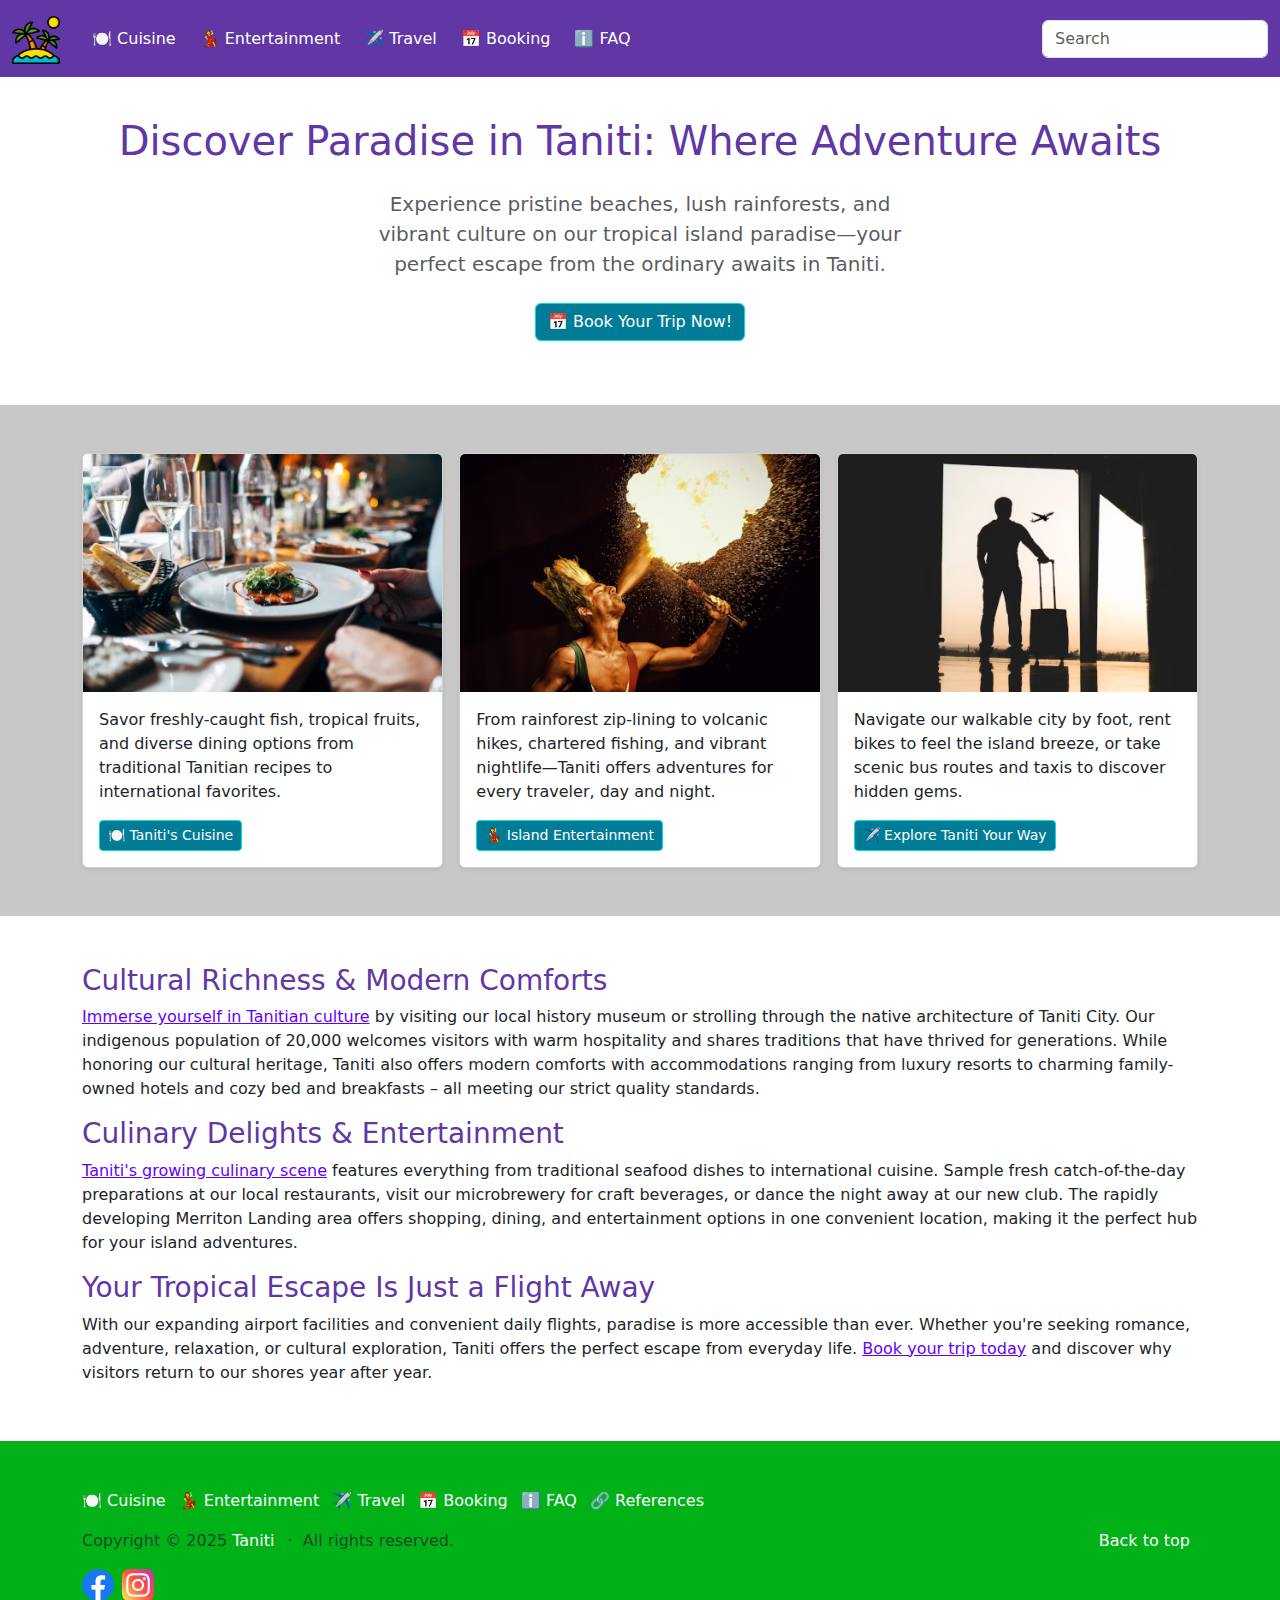
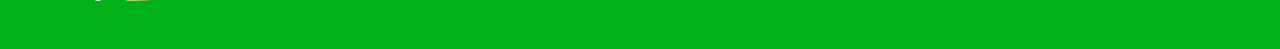
<file: site/index.html>
<!doctype html>
<html lang="en">
  <head>
    <meta charset="utf-8">
    <meta name="viewport" content="width=device-width, initial-scale=1">
    <title>Taniti</title>
    <link rel="icon" type="image/x-icon" href="/favicon.ico">
    <link href="css/bootstrap.min.css" rel="stylesheet">
    <link href="css/styles.css" rel="stylesheet">
  </head>
  <body>
    <header>
      <nav class="navbar navbar-expand-lg" aria-label="Navbar">
        <div class="container-fluid">
          <a class="navbar-brand" href="index.html">
            <img src="img/logo.png" alt="Taniti" title="Taniti" height="48"
              class="d-inline-block align-text-top">
          </a>
          <button class="navbar-toggler" type="button" data-bs-toggle="collapse" data-bs-target="#navbars"
            aria-controls="navbars" aria-expanded="false" aria-label="Toggle navigation">
            <span class="navbar-toggler-icon"></span>
          </button>
          <div class="collapse navbar-collapse" id="navbars">
            <ul class="navbar-nav me-auto mb-2 mb-sm-0">
              <li class="nav-item ms-2"><a class="nav-link" href="cuisine.html"><span>🍽️</span> Cuisine</a></li>
              <li class="nav-item ms-2"><a class="nav-link" href="entertainment.html"><span>💃</span>
                  Entertainment</a></li>
              <li class="nav-item ms-2"><a class="nav-link" href="travel.html"><span>✈️</span> Travel</a></li>
              <li class="nav-item ms-2"><a class="nav-link" href="booking.html"><span>📅</span> Booking</a></li>
              <li class="nav-item ms-2"><a class="nav-link" href="faq.html"><span>ℹ️</span> FAQ</a></li>
            </ul>
            <form>
              <input class="form-control" type="text" placeholder="Search" aria-label="Search">
            </form>
          </div>
        </div>
      </nav>
    </header>

    <main>
      <section class="py-3 text-center container">
        <div class="row py-lg-4">
          <div class="col-12 mx-auto">
            <h1 class="fw-light">Discover Paradise in Taniti: Where Adventure Awaits</h1>
            <p class="lead text-muted pt-3 col-sm-12 col-lg-6 mx-auto">Experience pristine beaches, lush rainforests,
              and vibrant culture on our tropical island paradise—your perfect escape from the ordinary awaits in
              Taniti.</p>
            <p><a href="booking.html" class="btn btn-primary my-2"><span>📅</span> Book Your Trip Now!</a></p>
          </div>
        </div>
      </section>

      <div class="album py-5">
        <div class="container">

          <div class="row row-cols-1 row-cols-sm-2 row-cols-md-3 g-3">
            <div class="col">
              <div class="card shadow-sm">
                <a href="cuisine.html"><img alt="Taniti's Cuisine: Fresh Seafood Meets Island Flavors"
                    title="Taniti's Cuisine: Fresh Seafood Meets Island Flavors"
                    src="img/cuisine1.jpg"
                    class="bd-placeholder-img card-img-top" width="100%"></a>
                <div class="card-body">
                  <p class="card-text">Savor freshly-caught fish, tropical fruits, and diverse dining options from
                    traditional Tanitian recipes to international favorites.</p>
                  <div class="d-flex justify-content-between align-items-center">
                    <div>
                      <a href="cuisine.html" class="btn btn-sm btn-primary"><span>🍽️</span> Taniti's Cuisine</a>
                    </div>
                  </div>
                </div>
              </div>
            </div>

            <div class="col">
              <div class="card shadow-sm">
                <a href="entertainment.html"><img src="img/entertainment1.jpg" alt="Endless Island Entertainment"
                    title="Endless Island Entertainment"
                    class="bd-placeholder-img card-img-top" width="100%"></a>
                <div class="card-body">
                  <p class="card-text">From rainforest zip-lining to volcanic hikes, chartered fishing, and vibrant
                    nightlife—Taniti offers adventures for every traveler, day and night.</p>
                  <div class="d-flex justify-content-between align-items-center">
                    <div>
                      <a href="entertainment.html" class="btn btn-sm btn-primary"><span>💃</span> Island
                        Entertainment</a>
                    </div>
                  </div>
                </div>
              </div>
            </div>

            <div class="col">
              <div class="card shadow-sm">
                <a href="travel.html"><img src="img/travel1.jpg" alt="Explore Taniti Your Way"
                    title="Explore Taniti Your Way"
                    class="bd-placeholder-img card-img-top" width="100%"></a>
                <div class="card-body">
                  <p class="card-text">Navigate our walkable city by foot, rent bikes to feel the island breeze, or take
                    scenic bus routes and taxis to discover hidden gems.</p>
                  <div class="d-flex justify-content-between align-items-center">
                    <div>
                      <a href="travel.html" class="btn btn-sm btn-primary"><span>✈️</span> Explore Taniti Your Way</a>
                    </div>
                  </div>
                </div>
              </div>
            </div>
          </div>
        </div>
      </div>

      <div class="pt-5 pb-2">
        <div class="container">
          <h3>Cultural Richness & Modern Comforts</h3>

          <p><a href="entertainment.html">Immerse yourself in Tanitian culture</a> by visiting our local history museum
            or strolling through the native architecture of Taniti City. Our indigenous population of 20,000 welcomes
            visitors with warm hospitality and shares traditions that have thrived for generations. While honoring our
            cultural heritage, Taniti also offers modern comforts with accommodations ranging from luxury resorts to
            charming family-owned hotels and cozy bed and breakfasts – all meeting our strict quality standards.</p>

          <h3>Culinary Delights & Entertainment</h3>

          <p><a href="cuisine.html">Taniti's growing culinary scene</a> features everything from traditional seafood
            dishes to international cuisine. Sample fresh catch-of-the-day preparations at our local restaurants, visit
            our microbrewery for craft beverages, or dance the night away at our new club. The rapidly developing
            Merriton Landing area offers shopping, dining, and entertainment options in one convenient location, making
            it the perfect hub for your island adventures.</p>

          <h3>Your Tropical Escape Is Just a Flight Away</h3>

          <p>With our expanding airport facilities and convenient daily flights, paradise is more accessible than ever.
            Whether you're seeking romance, adventure, relaxation, or cultural exploration, Taniti offers the perfect
            escape from everyday life. <a href="booking.html">Book your trip today</a> and discover why visitors return
            to our shores year after
            year.</p>
        </div>
      </div>
    </main>

    <footer class="text-muted py-5">
      <div class="container">
        <div class="footer-links mb-3">
          <a href="cuisine.html"><span>🍽️</span> Cuisine</a>
          <a href="entertainment.html"><span>💃</span> Entertainment</a>
          <a href="travel.html"><span>✈️</span> Travel</a>
          <a href="booking.html"><span>📅</span> Booking</a>
          <a href="faq.html"><span>ℹ️</span> FAQ</a>
          <a href="references.html"><span>🔗</span> References</a>
        </div>
        <p class="footer-links float-end mb-1">
          <a href="#">Back to top</a>
        </p>
        <p class="footer-links mb-1">Copyright &copy; 2025 <a href="/">Taniti</a> &middot; &nbsp;All rights
          reserved.</p>
        <div class="social-icons">
          <a href="#"><img class="social-icon" src="img/facebook.png" alt="Facebook" title="Facebook"></a>
          <a href="#"><img class="social-icon" src="img/instagram.png" alt="Instagram" title="Instagram"></a>
        </div>
      </div>
    </footer>
    <script src="js/bootstrap.bundle.min.js"></script>
  </body>
</html>
</file>
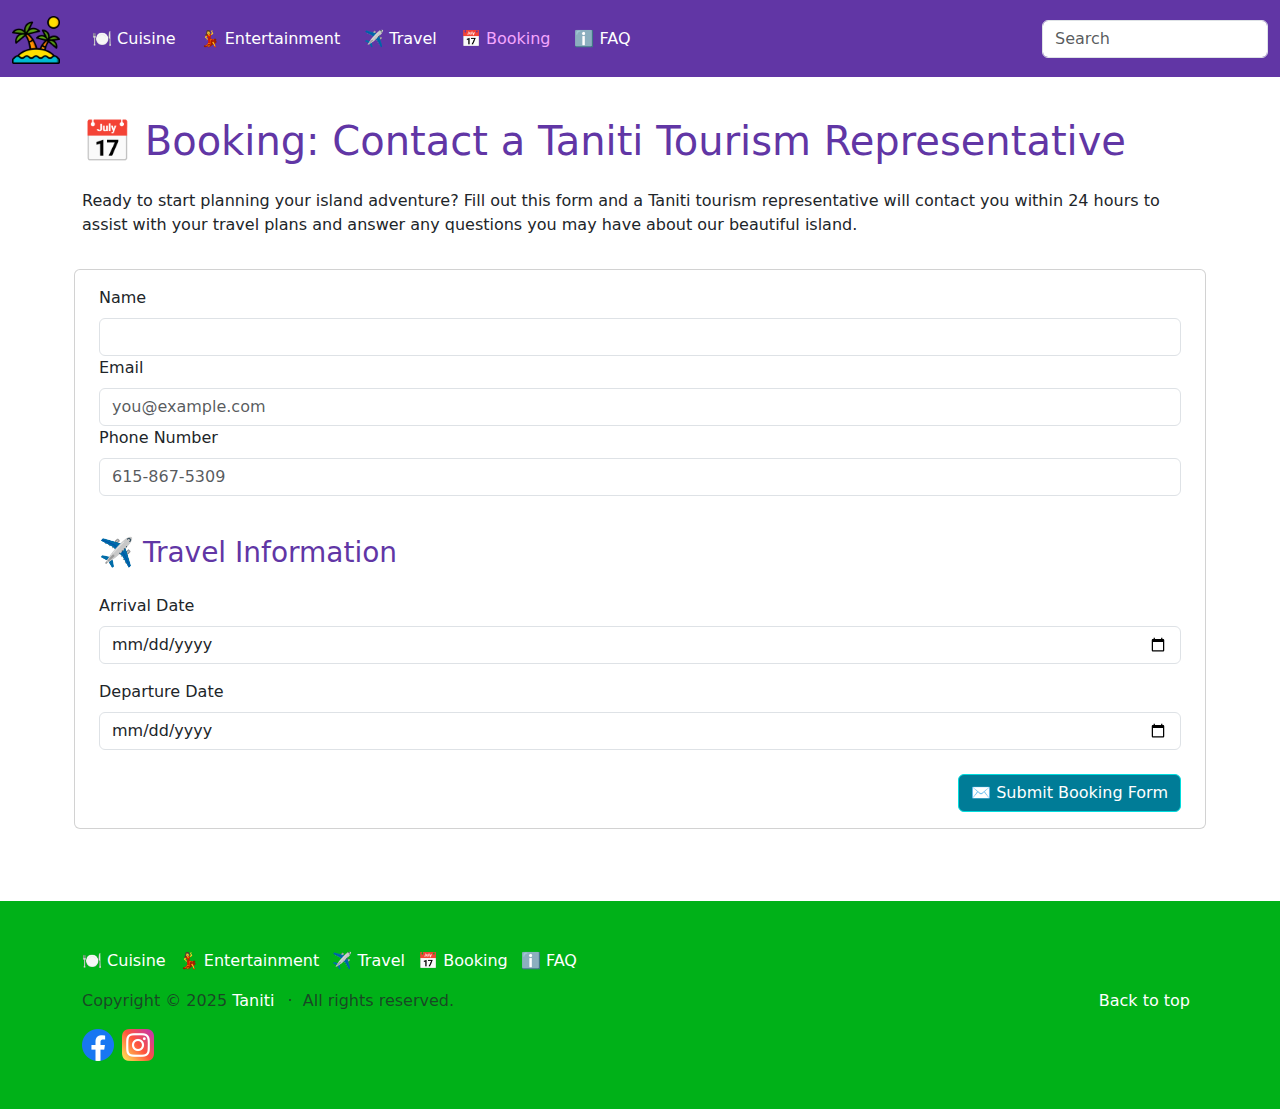
<file: site/booking.html>
<!doctype html>
<html lang="en">
  <head>
    <meta charset="utf-8">
    <meta name="viewport" content="width=device-width, initial-scale=1">
    <title>Taniti : Contact</title>
    <link rel="icon" type="image/x-icon" href="/favicon.ico">
    <link href="css/bootstrap.min.css" rel="stylesheet">
    <link href="css/styles.css" rel="stylesheet">
  </head>
  <body>
    <header>
      <nav class="navbar navbar-expand-lg" aria-label="Navbar">
        <div class="container-fluid">
          <a class="navbar-brand" href="index.html">
            <img src="img/logo.png" alt="Taniti" title="Taniti" height="48"
              class="d-inline-block align-text-top">
          </a>
          <button class="navbar-toggler" type="button" data-bs-toggle="collapse" data-bs-target="#navbars"
            aria-controls="navbars" aria-expanded="false" aria-label="Toggle navigation">
            <span class="navbar-toggler-icon"></span>
          </button>
          <div class="collapse navbar-collapse" id="navbars">
            <ul class="navbar-nav me-auto mb-2 mb-sm-0">
              <li class="nav-item ms-2"><a class="nav-link" href="cuisine.html"><span>🍽️</span> Cuisine</a></li>
              <li class="nav-item ms-2"><a class="nav-link" href="entertainment.html"><span>💃</span>
                  Entertainment</a></li>
              <li class="nav-item ms-2"><a class="nav-link" href="travel.html"><span>✈️</span> Travel</a></li>
              <li class="nav-item ms-2"><a class="nav-link active" href="booking.html"><span>📅</span> Booking</a></li>
              <li class="nav-item ms-2"><a class="nav-link" href="faq.html"><span>ℹ️</span> FAQ</a></li>
            </ul>
            <form>
              <input class="form-control" type="text" placeholder="Search" aria-label="Search">
            </form>
          </div>
        </div>
      </nav>
    </header>

    <main>
      <section class="py-3 container">
        <div class="row py-4">
          <div class="container">

            <form>
              <div class="row g-3">
                <h1><span>📅</span> Booking: Contact a Taniti Tourism Representative</h1>

                <p class="mt-3">Ready to start planning your island adventure? Fill out this form and a Taniti tourism
                  representative will contact you within 24 hours to assist with your travel plans and answer any
                  questions you may have about our beautiful island.</p>

                <div class="card">
                  <div class="card-body">
                    <div>
                      <div class="col-12">
                        <label for="name" class="form-label">Name</label>
                        <input type="text" class="form-control" id="name" required>
                      </div>

                      <div class="col-12">
                        <label for="email" class="form-label">Email</label>
                        <input type="email" class="form-control" id="email" placeholder="you@example.com" required>
                      </div>

                      <div class="col-12">
                        <label for="phone" class="form-label">Phone Number</label>
                        <input type="phone" class="form-control" id="phone" placeholder="615-867-5309" required>
                      </div>
                    </div>

                    <div class="mt-4 row g-3">
                      <h3><span>✈️</span> Travel Information</h3>

                      <div class="col-12">
                        <label for="arrival" class="form-label">Arrival Date</label>
                        <input type="date" class="form-control" id="arrival" required>
                      </div>

                      <div class="col-12">
                        <label for="departure" class="form-label">Departure Date</label>
                        <input type="date" class="form-control" id="departure" required>
                      </div>

                    </div>

                    <div class="text-end mt-4">
                      <button class="btn btn-primary" type="submit"><span>✉️</span> Submit Booking Form</button>
                    </div>
                  </form>
                </div>
              </div>

            </div>
          </div>
        </section>
      </main>

      <footer class="text-muted py-5">
        <div class="container">
          <div class="footer-links mb-3">
            <a href="cuisine.html"><span>🍽️</span> Cuisine</a>
            <a href="entertainment.html"><span>💃</span> Entertainment</a>
            <a href="travel.html"><span>✈️</span> Travel</a>
            <a href="booking.html"><span>📅</span> Booking</a>
            <a href="faq.html"><span>ℹ️</span> FAQ</a>
          </div>
          <p class="footer-links float-end mb-1">
            <a href="#">Back to top</a>
          </p>
          <p class="footer-links mb-1">Copyright &copy; 2025 <a href="/">Taniti</a> &middot; &nbsp;All rights
            reserved.</p>
          <div class="social-icons">
            <a href="#"><img class="social-icon" src="img/facebook.png" alt="Facebook" title="Facebook"></a>
            <a href="#"><img class="social-icon" src="img/instagram.png" alt="Instagram" title="Instagram"></a>
          </div>
        </div>
      </footer>
      <script src="js/bootstrap.bundle.min.js"></script>
    </body>
  </html>
</file>
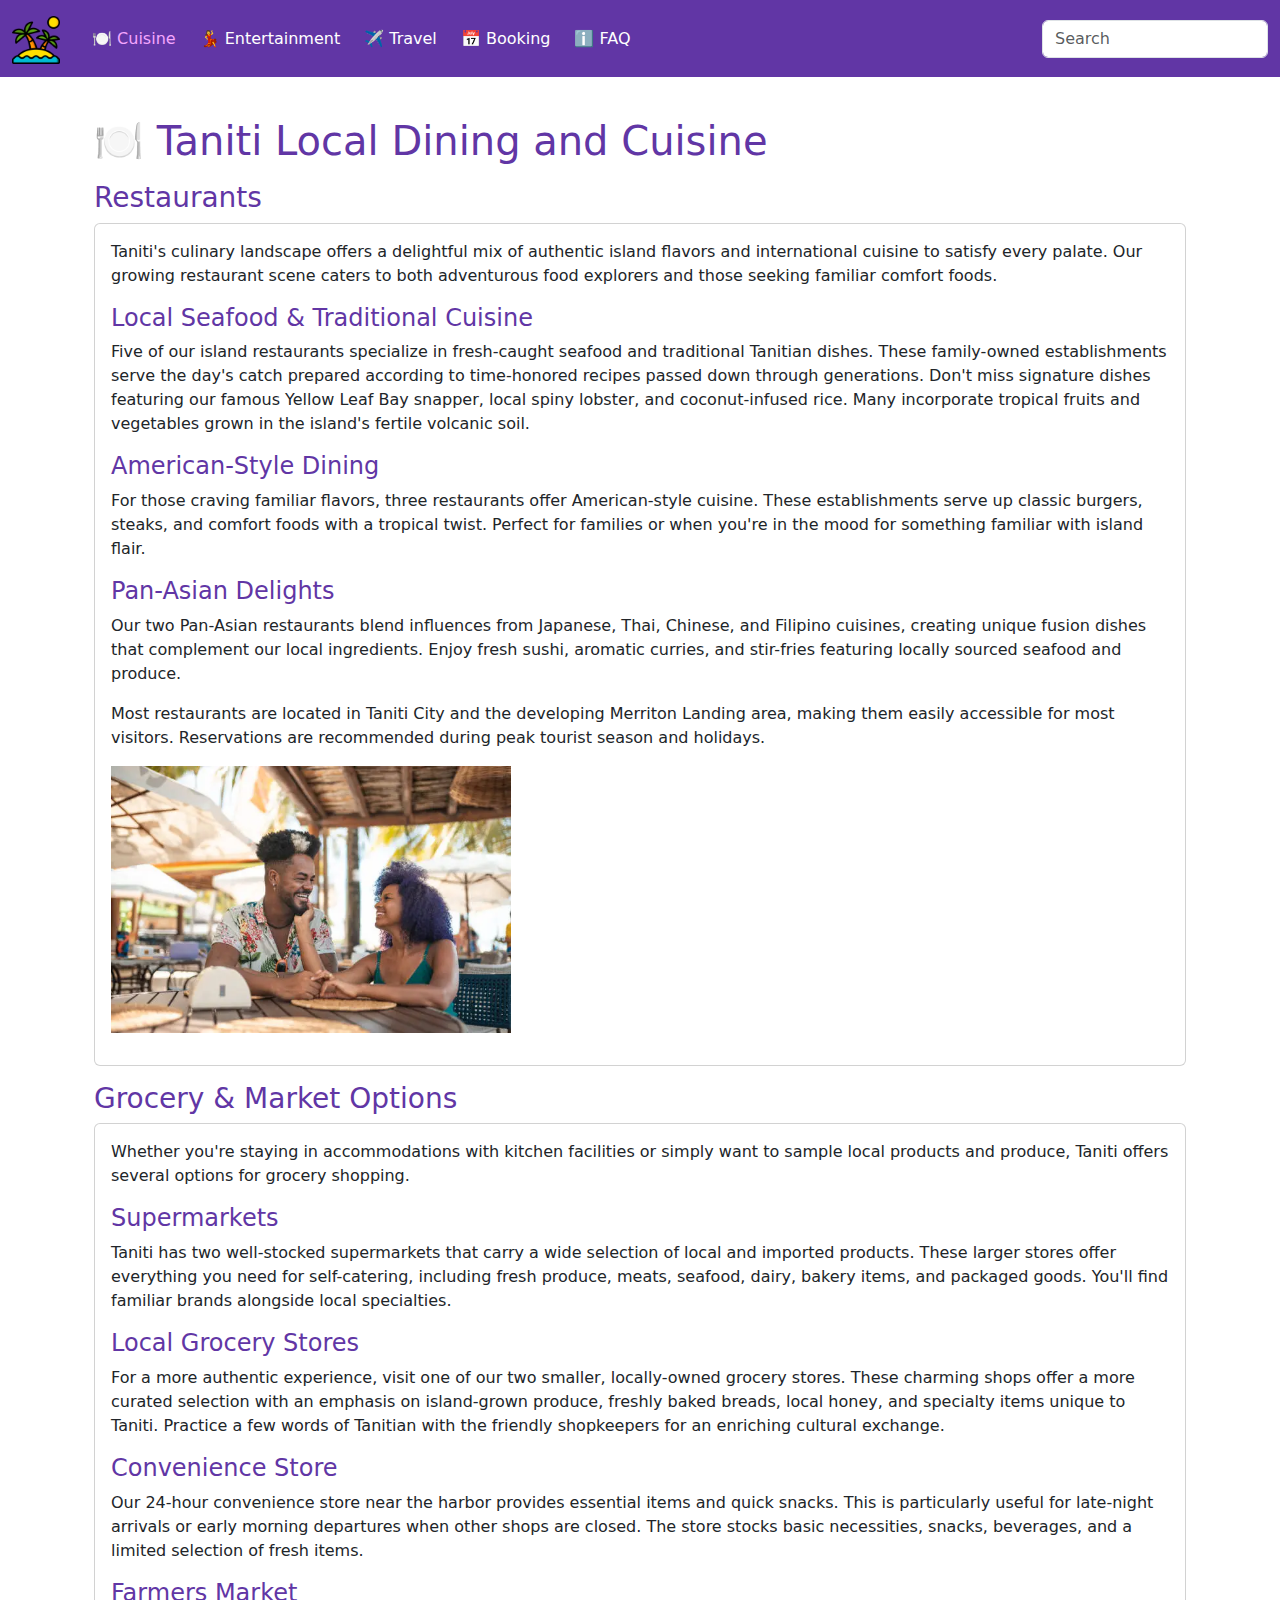
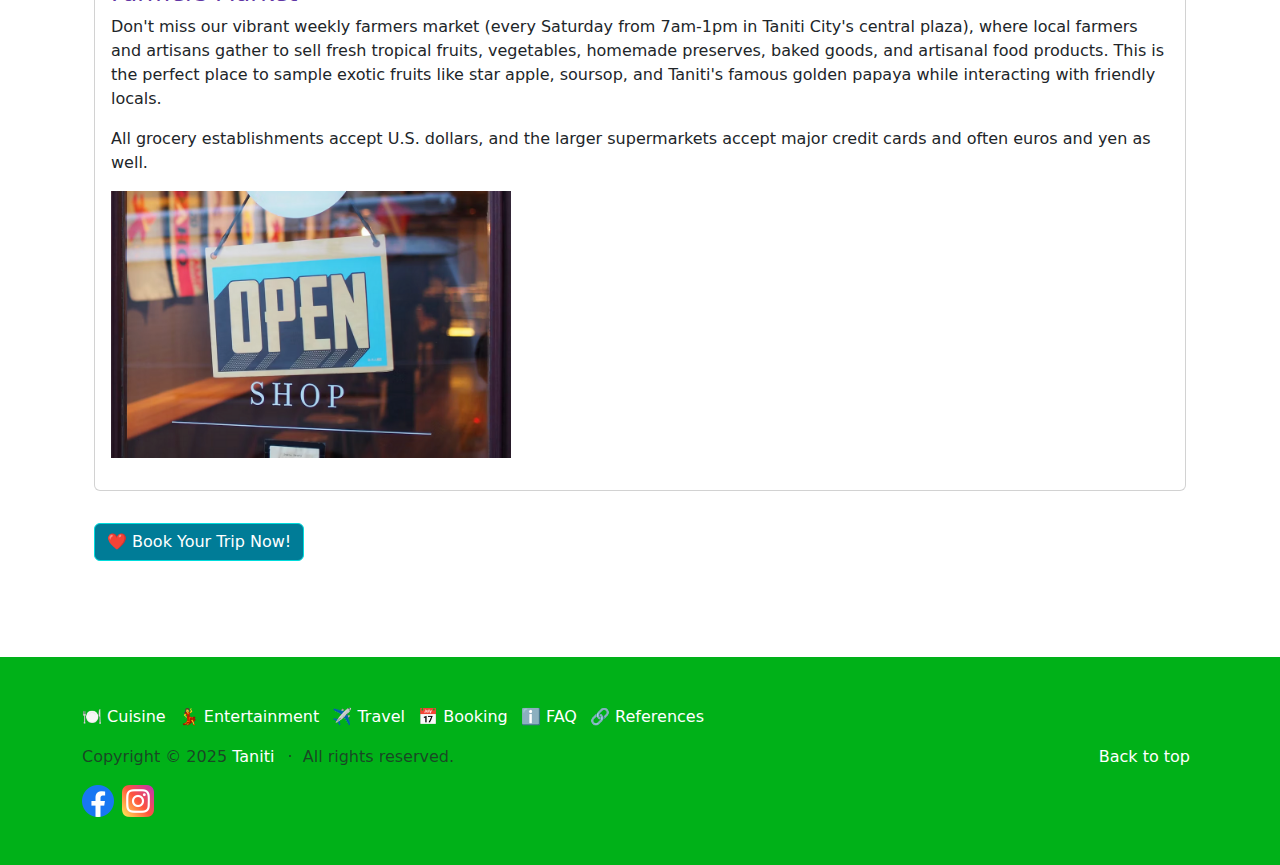
<file: site/cuisine.html>
<!doctype html>
<html lang="en">
  <head>
    <meta charset="utf-8">
    <meta name="viewport" content="width=device-width, initial-scale=1">
    <title>Taniti : Cuisine</title>
    <link rel="icon" type="image/x-icon" href="/favicon.ico">
    <link href="css/bootstrap.min.css" rel="stylesheet">
    <link href="css/styles.css" rel="stylesheet">
  </head>
  <body>
    <header>
      <nav class="navbar navbar-expand-lg" aria-label="Navbar">
        <div class="container-fluid">
          <a class="navbar-brand" href="index.html">
            <img src="img/logo.png" alt="Taniti" title="Taniti" height="48"
              class="d-inline-block align-text-top">
          </a>
          <button class="navbar-toggler" type="button" data-bs-toggle="collapse" data-bs-target="#navbars"
            aria-controls="navbars" aria-expanded="false" aria-label="Toggle navigation">
            <span class="navbar-toggler-icon"></span>
          </button>
          <div class="collapse navbar-collapse" id="navbars">
            <ul class="navbar-nav me-auto mb-2 mb-sm-0">
              <li class="nav-item ms-2"><a class="nav-link active" href="cuisine.html"><span>🍽️</span> Cuisine</a></li>
              <li class="nav-item ms-2"><a class="nav-link" href="entertainment.html"><span>💃</span>
                  Entertainment</a></li>
              <li class="nav-item ms-2"><a class="nav-link" href="travel.html"><span>✈️</span> Travel</a></li>
              <li class="nav-item ms-2"><a class="nav-link" href="booking.html"><span>📅</span> Booking</a></li>
              <li class="nav-item ms-2"><a class="nav-link" href="faq.html"><span>ℹ️</span> FAQ</a></li>
            </ul>
            <form>
              <input class="form-control" type="text" placeholder="Search" aria-label="Search">
            </form>
          </div>
        </div>
      </nav>
    </header>

    <main>
      <section class="py-3 container">
        <div class="row py-4">
          <div class="col-12">

            <div>
              <div class="container">
                <h1><span>🍽️</span> Taniti Local Dining and Cuisine</h1>

                <h3 class="mt-3">Restaurants</h3>

                <div class="card">
                  <div class="card-body">

                    <p>Taniti's culinary landscape offers a delightful mix of authentic island flavors and international
                      cuisine to satisfy every palate. Our growing restaurant scene caters to both adventurous food
                      explorers
                      and those seeking familiar comfort foods.</p>

                    <h4>Local Seafood & Traditional Cuisine</h4>

                    <p>Five of our island restaurants specialize in fresh-caught seafood and traditional Tanitian
                      dishes.
                      These
                      family-owned establishments serve the day's catch prepared according to time-honored recipes
                      passed
                      down
                      through generations. Don't miss signature dishes featuring our famous Yellow Leaf Bay snapper,
                      local
                      spiny lobster, and coconut-infused rice. Many incorporate tropical fruits and vegetables grown in
                      the
                      island's fertile volcanic soil.</p>

                    <h4>American-Style Dining</h4>
                    <p>For those craving familiar flavors, three restaurants offer American-style cuisine. These
                      establishments
                      serve up classic burgers, steaks, and comfort foods with a tropical twist. Perfect for families or
                      when
                      you're in the mood for something familiar with island flair.</p>

                    <h4>Pan-Asian Delights</h4>
                    <p>Our two Pan-Asian restaurants blend influences from Japanese, Thai, Chinese, and Filipino
                      cuisines,
                      creating unique fusion dishes that complement our local ingredients. Enjoy fresh sushi, aromatic
                      curries, and stir-fries featuring locally sourced seafood and produce.</p>

                    <p>Most restaurants are located in Taniti City and the developing Merriton Landing area, making them
                      easily
                      accessible for most visitors. Reservations are recommended during peak tourist season and
                      holidays.</p>

                    <p><img src="img/cuisine2.jpg" alt="Tropical Cuisine" title="Tropical Cuisine" class="img-fluid"
                        width="400"></p>
                  </div>
                </div>

                <h3 class="mt-3">Grocery & Market Options</h3>

                <div class="card">
                  <div class="card-body">

                    <p>Whether you're staying in accommodations with kitchen facilities or simply want to sample local
                      products
                      and produce, Taniti offers several options for grocery shopping.</p>

                    <h4>Supermarkets</h4>
                    <p>Taniti has two well-stocked supermarkets that carry a wide selection of local and imported
                      products.
                      These larger stores offer everything you need for self-catering, including fresh produce, meats,
                      seafood, dairy, bakery items, and packaged goods. You'll find familiar brands alongside local
                      specialties.</p>

                    <h4>Local Grocery Stores</h4>
                    <p>For a more authentic experience, visit one of our two smaller, locally-owned grocery stores.
                      These
                      charming shops offer a more curated selection with an emphasis on island-grown produce, freshly
                      baked
                      breads, local honey, and specialty items unique to Taniti. Practice a few words of Tanitian with
                      the
                      friendly shopkeepers for an enriching cultural exchange.</p>

                    <h4>Convenience Store</h4>
                    <p>Our 24-hour convenience store near the harbor provides essential items and quick snacks. This is
                      particularly useful for late-night arrivals or early morning departures when other shops are
                      closed.
                      The
                      store stocks basic necessities, snacks, beverages, and a limited selection of fresh items.</p>

                    <h4>Farmers Market</h4>
                    <p>Don't miss our vibrant weekly farmers market (every Saturday from 7am-1pm in Taniti City's
                      central
                      plaza), where local farmers and artisans gather to sell fresh tropical fruits, vegetables,
                      homemade
                      preserves, baked goods, and artisanal food products. This is the perfect place to sample exotic
                      fruits
                      like star apple, soursop, and Taniti's famous golden papaya while interacting with friendly
                      locals.</p>

                    <p>All grocery establishments accept U.S. dollars, and the larger supermarkets accept major credit
                      cards
                      and often euros and yen as well.</p>

                    <p><img src="img/cuisine3.png" alt="Tropical Market" title="Tropical Market" class="img-fluid"
                        width="400"></p>
                  </div>
                </div>

                <p class="mt-4"><a href="booking.html" class="btn btn-primary my-2"><span>❤️</span> Book Your Trip
                    Now!</a></p>
              </div>
            </div>

          </div>
        </div>
      </section>
    </main>

    <footer class="text-muted py-5">
      <div class="container">
        <div class="footer-links mb-3">
          <a href="cuisine.html"><span>🍽️</span> Cuisine</a>
          <a href="entertainment.html"><span>💃</span> Entertainment</a>
          <a href="travel.html"><span>✈️</span> Travel</a>
          <a href="booking.html"><span>📅</span> Booking</a>
          <a href="faq.html"><span>ℹ️</span> FAQ</a>
          <a href="references.html"><span>🔗</span> References</a>
        </div>
        <p class="footer-links float-end mb-1">
          <a href="#">Back to top</a>
        </p>
        <p class="footer-links mb-1">Copyright &copy; 2025 <a href="/">Taniti</a> &middot; &nbsp;All rights
          reserved.</p>
        <div class="social-icons">
          <a href="#"><img class="social-icon" src="img/facebook.png" alt="Facebook" title="Facebook"></a>
          <a href="#"><img class="social-icon" src="img/instagram.png" alt="Instagram" title="Instagram"></a>
        </div>
      </div>
    </footer>
    <script src="js/bootstrap.bundle.min.js"></script>
  </body>
</html>
</file>
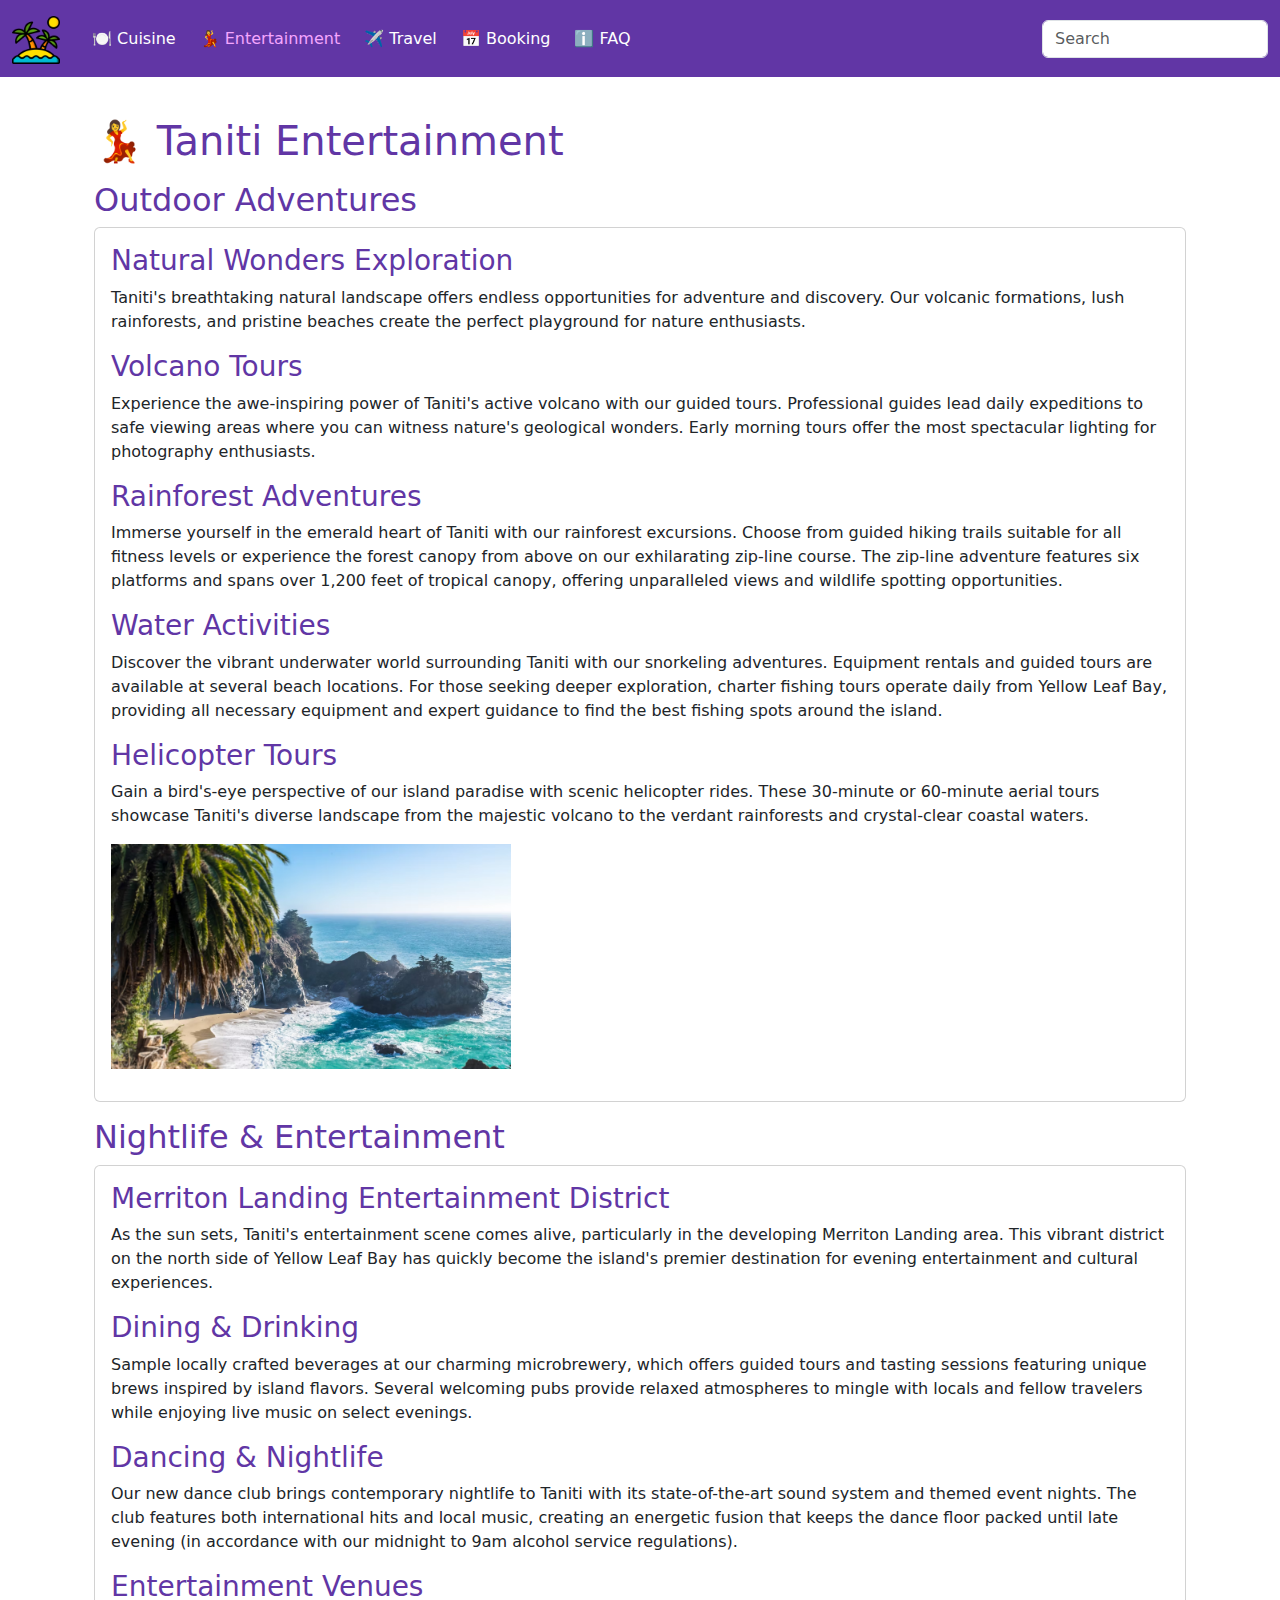
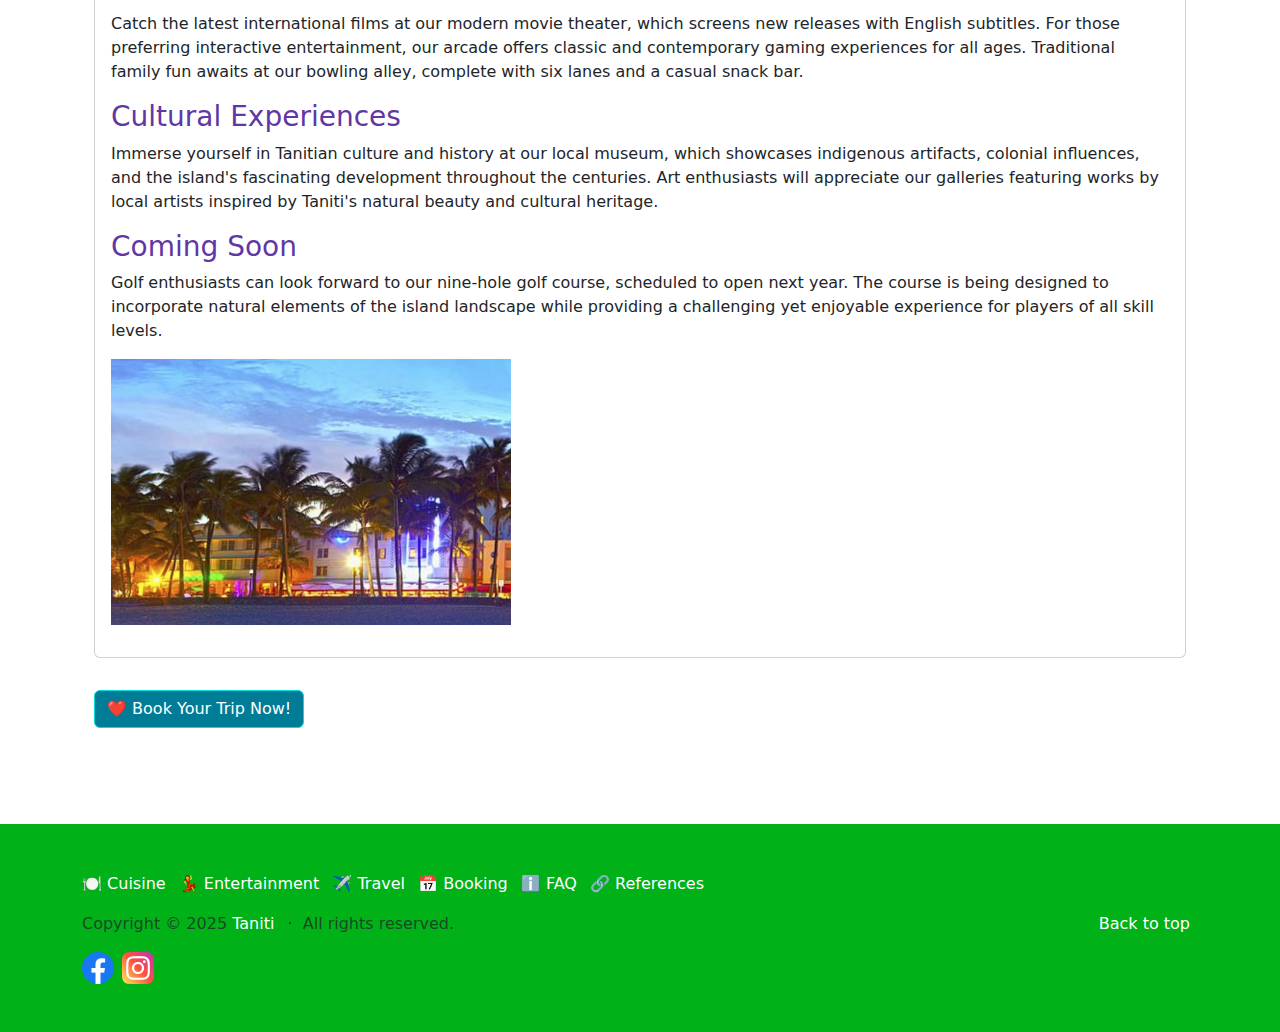
<file: site/entertainment.html>
<!doctype html>
<html lang="en">
  <head>
    <meta charset="utf-8">
    <meta name="viewport" content="width=device-width, initial-scale=1">
    <title>Taniti : Entertainment</title>
    <link rel="icon" type="image/x-icon" href="/favicon.ico">
    <link href="css/bootstrap.min.css" rel="stylesheet">
    <link href="css/styles.css" rel="stylesheet">
  </head>
  <body>
    <header>
      <nav class="navbar navbar-expand-lg" aria-label="Navbar">
        <div class="container-fluid">
          <a class="navbar-brand" href="index.html">
            <img src="img/logo.png" alt="Taniti" title="Taniti" height="48"
              class="d-inline-block align-text-top">
          </a>
          <button class="navbar-toggler" type="button" data-bs-toggle="collapse" data-bs-target="#navbars"
            aria-controls="navbars" aria-expanded="false" aria-label="Toggle navigation">
            <span class="navbar-toggler-icon"></span>
          </button>
          <div class="collapse navbar-collapse" id="navbars">
            <ul class="navbar-nav me-auto mb-2 mb-sm-0">
              <li class="nav-item ms-2"><a class="nav-link" href="cuisine.html"><span>🍽️</span> Cuisine</a></li>
              <li class="nav-item ms-2"><a class="nav-link active" href="entertainment.html"><span>💃</span>
                  Entertainment</a></li>
              <li class="nav-item ms-2"><a class="nav-link" href="travel.html"><span>✈️</span> Travel</a></li>
              <li class="nav-item ms-2"><a class="nav-link" href="booking.html"><span>📅</span> Booking</a></li>
              <li class="nav-item ms-2"><a class="nav-link" href="faq.html"><span>ℹ️</span> FAQ</a></li>
            </ul>
            <form>
              <input class="form-control" type="text" placeholder="Search" aria-label="Search">
            </form>
          </div>
        </div>
      </nav>
    </header>

    <main>
      <section class="py-3 container">
        <div class="row py-4">
          <div class="col-12">

            <div>
              <div class="container">
                <h1><span>💃</span> Taniti Entertainment</h1>

                <h2 class="mt-3">Outdoor Adventures</h2>

                <div class="card">
                  <div class="card-body">

                    <h3>Natural Wonders Exploration</h3>

                    <p>Taniti's breathtaking natural landscape offers endless opportunities for adventure and discovery.
                      Our volcanic formations, lush rainforests, and pristine beaches create the perfect playground for
                      nature enthusiasts.</p>

                    <h3>Volcano Tours</h3>

                    <p>Experience the awe-inspiring power of Taniti's active volcano with our guided tours. Professional
                      guides lead daily expeditions to safe viewing areas where you can witness nature's geological
                      wonders. Early morning tours offer the most spectacular lighting for photography enthusiasts.</p>

                    <h3>Rainforest Adventures</h3>

                    <p>Immerse yourself in the emerald heart of Taniti with our rainforest excursions. Choose from
                      guided
                      hiking trails suitable for all fitness levels or experience the forest canopy from above on our
                      exhilarating zip-line course. The zip-line adventure features six platforms and spans over 1,200
                      feet of tropical canopy, offering unparalleled views and wildlife spotting opportunities.</p>

                    <h3>Water Activities</h3>

                    <p>Discover the vibrant underwater world surrounding Taniti with our snorkeling adventures.
                      Equipment
                      rentals and guided tours are available at several beach locations. For those seeking deeper
                      exploration, charter fishing tours operate daily from Yellow Leaf Bay, providing all necessary
                      equipment and expert guidance to find the best fishing spots around the island.</p>

                    <h3>Helicopter Tours</h3>

                    <p>Gain a bird's-eye perspective of our island paradise with scenic helicopter rides. These
                      30-minute
                      or 60-minute aerial tours showcase Taniti's diverse landscape from the majestic volcano to the
                      verdant rainforests and crystal-clear coastal waters.</p>

                    <p><img src="img/entertainment2.jpg" alt="Tropical Entertainment" title="Tropical Entertainment"
                        class="img-fluid"
                        width="400"></p>
                  </div>
                </div>

                <h2 class="mt-3">Nightlife & Entertainment</h2>

                <div class="card">
                  <div class="card-body">
                    <h3>Merriton Landing Entertainment District</h3>

                    <p>As the sun sets, Taniti's entertainment scene comes alive, particularly in the developing
                      Merriton
                      Landing area. This vibrant district on the north side of Yellow Leaf Bay has quickly become the
                      island's premier destination for evening entertainment and cultural experiences.</p>

                    <h3>Dining & Drinking</h3>

                    <p>Sample locally crafted beverages at our charming microbrewery, which offers guided tours and
                      tasting sessions featuring unique brews inspired by island flavors. Several welcoming pubs provide
                      relaxed atmospheres to mingle with locals and fellow travelers while enjoying live music on select
                      evenings.</p>

                    <h3>Dancing & Nightlife</h3>

                    <p>Our new dance club brings contemporary nightlife to Taniti with its state-of-the-art sound system
                      and themed event nights. The club features both international hits and local music, creating an
                      energetic fusion that keeps the dance floor packed until late evening (in accordance with our
                      midnight to 9am alcohol service regulations).</p>

                    <h3>Entertainment Venues</h3>

                    <p>Catch the latest international films at our modern movie theater, which screens new releases with
                      English subtitles. For those preferring interactive entertainment, our arcade offers classic and
                      contemporary gaming experiences for all ages. Traditional family fun awaits at our bowling alley,
                      complete with six lanes and a casual snack bar.</p>

                    <h3>Cultural Experiences</h3>

                    <p>Immerse yourself in Tanitian culture and history at our local museum, which showcases indigenous
                      artifacts, colonial influences, and the island's fascinating development throughout the centuries.
                      Art enthusiasts will appreciate our galleries featuring works by local artists inspired by
                      Taniti's
                      natural beauty and cultural heritage.</p>

                    <h3>Coming Soon</h3>

                    <p>Golf enthusiasts can look forward to our nine-hole golf course, scheduled to open next year. The
                      course is being designed to incorporate natural elements of the island landscape while providing a
                      challenging yet enjoyable experience for players of all skill levels.</p>

                    <p><img src="img/entertainment3.png" alt="Tropical Nightlife" title="Tropical Nightlife"
                        class="img-fluid"
                        width="400"></p>
                  </div>
                </div>

                <p class="mt-4"><a href="booking.html" class="btn btn-primary my-2"><span>❤️</span> Book Your Trip
                    Now!</a></p>
              </div>
            </div>

          </div>
        </div>
      </section>
    </main>

    <footer class="text-muted py-5">
      <div class="container">
        <div class="footer-links mb-3">
          <a href="cuisine.html"><span>🍽️</span> Cuisine</a>
          <a href="entertainment.html"><span>💃</span> Entertainment</a>
          <a href="travel.html"><span>✈️</span> Travel</a>
          <a href="booking.html"><span>📅</span> Booking</a>
          <a href="faq.html"><span>ℹ️</span> FAQ</a>
          <a href="references.html"><span>🔗</span> References</a>
        </div>
        <p class="footer-links float-end mb-1">
          <a href="#">Back to top</a>
        </p>
        <p class="footer-links mb-1">Copyright &copy; 2025 <a href="/">Taniti</a> &middot; &nbsp;All rights
          reserved.</p>
        <div class="social-icons">
          <a href="#"><img class="social-icon" src="img/facebook.png" alt="Facebook" title="Facebook"></a>
          <a href="#"><img class="social-icon" src="img/instagram.png" alt="Instagram" title="Instagram"></a>
        </div>
      </div>
    </footer>
    <script src="js/bootstrap.bundle.min.js"></script>
  </body>
</html>
</file>
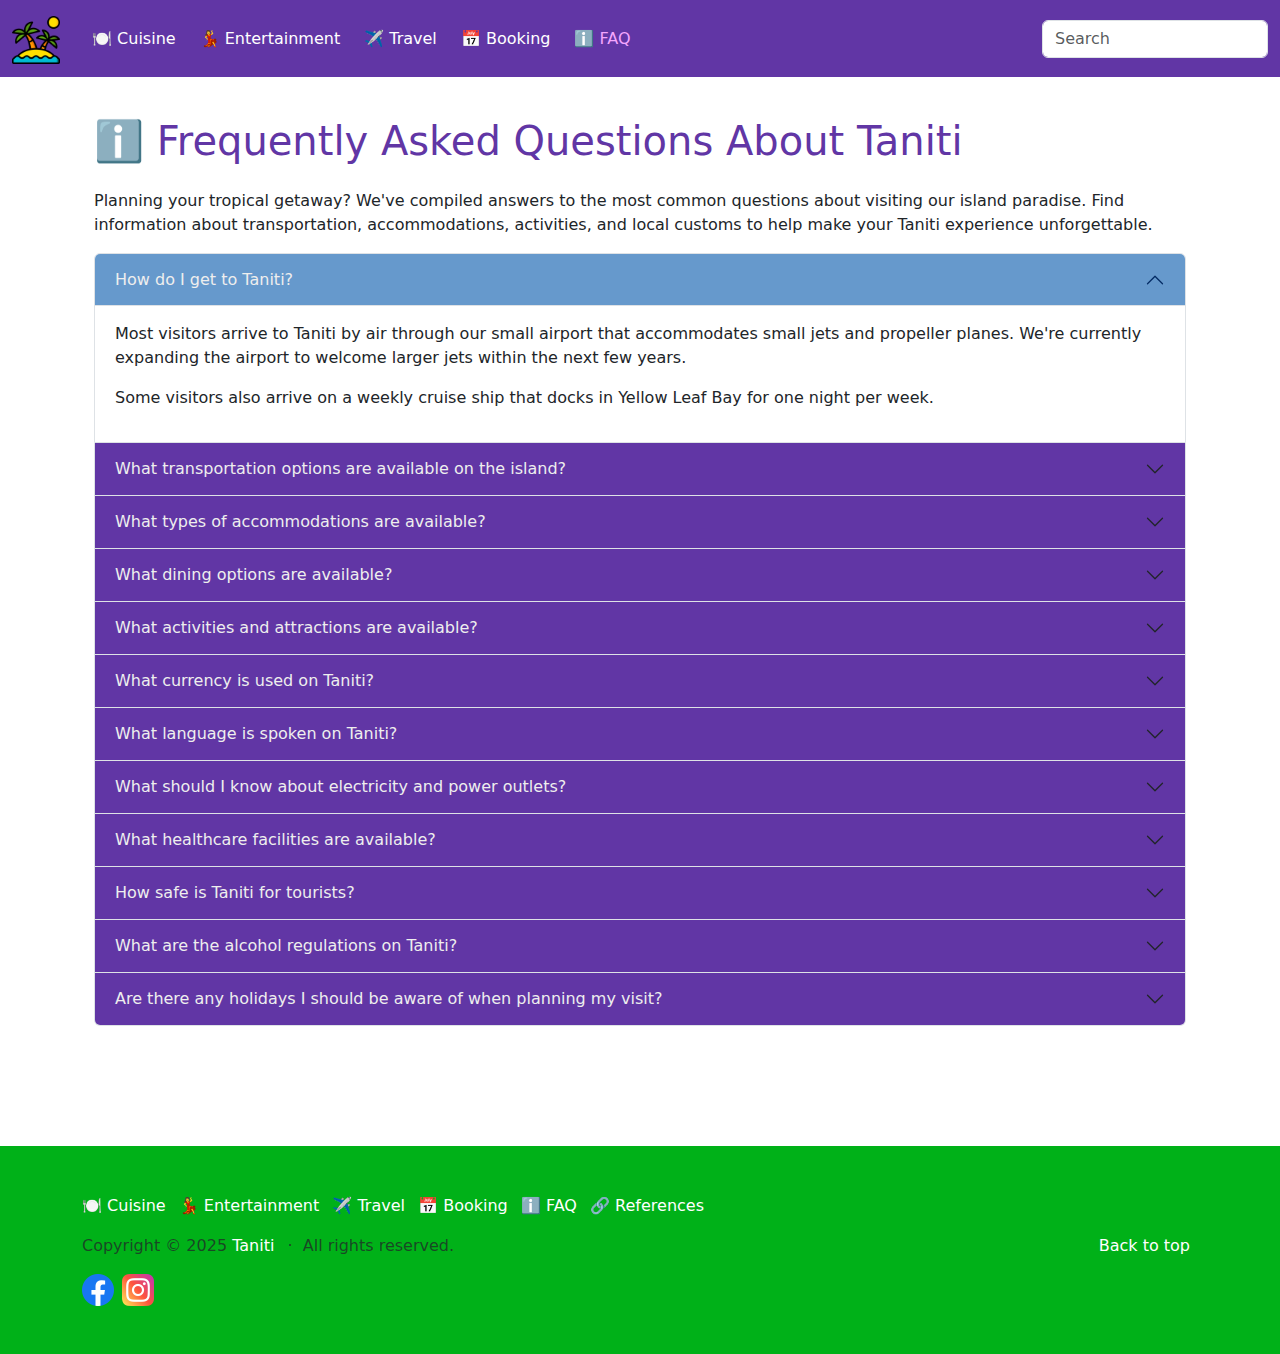
<file: site/faq.html>
<!doctype html>
<html lang="en">
  <head>
    <meta charset="utf-8">
    <meta name="viewport" content="width=device-width, initial-scale=1">
    <title>Taniti : FAQ</title>
    <link rel="icon" type="image/x-icon" href="/favicon.ico">
    <link href="css/bootstrap.min.css" rel="stylesheet">
    <link href="css/styles.css" rel="stylesheet">
  </head>
  <body>
    <header>
      <nav class="navbar navbar-expand-lg" aria-label="Navbar">
        <div class="container-fluid">
          <a class="navbar-brand" href="index.html">
            <img src="img/logo.png" alt="Taniti" title="Taniti" height="48"
              class="d-inline-block align-text-top">
          </a>
          <button class="navbar-toggler" type="button" data-bs-toggle="collapse" data-bs-target="#navbars"
            aria-controls="navbars" aria-expanded="false" aria-label="Toggle navigation">
            <span class="navbar-toggler-icon"></span>
          </button>
          <div class="collapse navbar-collapse" id="navbars">
            <ul class="navbar-nav me-auto mb-2 mb-sm-0">
              <li class="nav-item ms-2"><a class="nav-link" href="cuisine.html"><span>🍽️</span> Cuisine</a></li>
              <li class="nav-item ms-2"><a class="nav-link" href="entertainment.html"><span>💃</span>
                  Entertainment</a></li>
              <li class="nav-item ms-2"><a class="nav-link" href="travel.html"><span>✈️</span> Travel</a></li>
              <li class="nav-item ms-2"><a class="nav-link" href="booking.html"><span>📅</span> Booking</a></li>
              <li class="nav-item ms-2"><a class="nav-link active" href="faq.html"><span>ℹ️</span> FAQ</a></li>
            </ul>
            <form>
              <input class="form-control" type="text" placeholder="Search" aria-label="Search">
            </form>
          </div>
        </div>
      </nav>
    </header>

    <main>
      <section class="py-3 container">
        <div class="row py-4">
          <div class="col-12">

            <div class="container mb-5">
              <div class="row">
                <h1><span>ℹ️</span> Frequently Asked Questions About Taniti</h1>

                <p class="mt-3">Planning your tropical getaway? We've compiled answers to the most common questions
                  about visiting our island paradise. Find information about transportation, accommodations, activities,
                  and local customs to help make your Taniti experience unforgettable.</p>

                <div class="accordion" id="tanitiAccordion">

                  <div class="accordion-item">
                    <h2 class="accordion-header" id="headingOne">
                      <button class="accordion-button" type="button" data-bs-toggle="collapse"
                        data-bs-target="#collapseOne" aria-expanded="true" aria-controls="collapseOne">
                        How do I get to Taniti?
                      </button>
                    </h2>
                    <div id="collapseOne" class="accordion-collapse collapse show" aria-labelledby="headingOne"
                      data-bs-parent="#tanitiAccordion">
                      <div class="accordion-body">
                        <p>Most visitors arrive to Taniti by air through our small airport that accommodates small jets
                          and propeller planes. We're currently expanding the airport to welcome larger jets within the
                          next few years.</p>
                        <p>Some visitors also arrive on a weekly cruise ship that docks in Yellow Leaf Bay for one night
                          per week.</p>
                      </div>
                    </div>
                  </div>

                  <div class="accordion-item">
                    <h2 class="accordion-header" id="headingTwo">
                      <button class="accordion-button collapsed" type="button" data-bs-toggle="collapse"
                        data-bs-target="#collapseTwo" aria-expanded="false" aria-controls="collapseTwo">
                        What transportation options are available on the island?
                      </button>
                    </h2>
                    <div id="collapseTwo" class="accordion-collapse collapse" aria-labelledby="headingTwo"
                      data-bs-parent="#tanitiAccordion">
                      <div class="accordion-body">
                        <ul>
                          <li><strong>Public buses:</strong> Serve Taniti City from 5 a.m. to 11 p.m. daily</li>
                          <li><strong>Private buses:</strong> Available for travel to other parts of the island</li>
                          <li><strong>Taxis:</strong> Available throughout Taniti City</li>
                          <li><strong>Rental cars:</strong> Available from a local agency near the airport</li>
                          <li><strong>Bicycles:</strong> Available to rent from several vendors (helmets required by law
                            and provided with rentals)</li>
                          <li><strong>Walking:</strong> Taniti City is flat and very walkable, especially around
                            Merriton Landing</li>
                        </ul>
                      </div>
                    </div>
                  </div>

                  <div class="accordion-item">
                    <h2 class="accordion-header" id="headingThree">
                      <button class="accordion-button collapsed" type="button" data-bs-toggle="collapse"
                        data-bs-target="#collapseThree" aria-expanded="false" aria-controls="collapseThree">
                        What types of accommodations are available?
                      </button>
                    </h2>
                    <div id="collapseThree" class="accordion-collapse collapse" aria-labelledby="headingThree"
                      data-bs-parent="#tanitiAccordion">
                      <div class="accordion-body">
                        <p>Taniti offers a wide variety of lodging options to suit every budget and preference:</p>
                        <ul>
                          <li>Inexpensive hostels for budget travelers</li>
                          <li>Small, family-owned hotels with local charm</li>
                          <li>A growing number of bed and breakfasts</li>
                          <li>One large, four-star resort for luxury experiences</li>
                        </ul>
                        <p>All lodging on Taniti is strictly regulated and regularly inspected by the Tanitian
                          government to ensure quality and safety standards.</p>
                      </div>
                    </div>
                  </div>

                  <div class="accordion-item">
                    <h2 class="accordion-header" id="headingFour">
                      <button class="accordion-button collapsed" type="button" data-bs-toggle="collapse"
                        data-bs-target="#collapseFour" aria-expanded="false" aria-controls="collapseFour">
                        What dining options are available?
                      </button>
                    </h2>
                    <div id="collapseFour" class="accordion-collapse collapse" aria-labelledby="headingFour"
                      data-bs-parent="#tanitiAccordion">
                      <div class="accordion-body">
                        <p>Taniti currently has 10 restaurants:</p>
                        <ul>
                          <li>5 restaurants serving local fish and rice dishes</li>
                          <li>3 restaurants serving American-style meals</li>
                          <li>2 restaurants serving Pan-Asian cuisine</li>
                        </ul>
                        <p>For self-catering, we have two supermarkets, two smaller grocery stores, and one 24-hour
                          convenience store.</p>
                      </div>
                    </div>
                  </div>

                  <div class="accordion-item">
                    <h2 class="accordion-header" id="headingFive">
                      <button class="accordion-button collapsed" type="button" data-bs-toggle="collapse"
                        data-bs-target="#collapseFive" aria-expanded="false" aria-controls="collapseFive">
                        What activities and attractions are available?
                      </button>
                    </h2>
                    <div id="collapseFive" class="accordion-collapse collapse" aria-labelledby="headingFive"
                      data-bs-parent="#tanitiAccordion">
                      <div class="accordion-body">
                        <p>Most visitors come to enjoy our beaches, explore the rainforest, and visit our active
                          volcano. Other popular activities include:</p>
                        <ul>
                          <li>Visiting the local history museum</li>
                          <li>Chartered fishing tours</li>
                          <li>Snorkeling in our coral reefs</li>
                          <li>Zip-lining through the rainforest</li>
                          <li>Touring local pubs and our microbrewery</li>
                          <li>Dancing at our new dance club</li>
                          <li>Watching movies at our theater</li>
                          <li>Taking scenic helicopter rides</li>
                          <li>Playing at the arcade</li>
                          <li>Visiting art galleries</li>
                          <li>Bowling</li>
                        </ul>
                        <p>Many of these activities are located in Merriton Landing on the north side of Yellow Leaf
                          Bay. Our nine-hole golf course should be operational by next year.</p>
                      </div>
                    </div>
                  </div>

                  <div class="accordion-item">
                    <h2 class="accordion-header" id="headingSix">
                      <button class="accordion-button collapsed" type="button" data-bs-toggle="collapse"
                        data-bs-target="#collapseSix" aria-expanded="false" aria-controls="collapseSix">
                        What currency is used on Taniti?
                      </button>
                    </h2>
                    <div id="collapseSix" class="accordion-collapse collapse" aria-labelledby="headingSix"
                      data-bs-parent="#tanitiAccordion">
                      <div class="accordion-body">
                        <p>Taniti uses the U.S. dollar as its currency, but many businesses will also accept euros and
                          yen. Several banks facilitate currency exchange, and many businesses accept major credit
                          cards.</p>
                      </div>
                    </div>
                  </div>

                  <div class="accordion-item">
                    <h2 class="accordion-header" id="headingSeven">
                      <button class="accordion-button collapsed" type="button" data-bs-toggle="collapse"
                        data-bs-target="#collapseSeven" aria-expanded="false" aria-controls="collapseSeven">
                        What language is spoken on Taniti?
                      </button>
                    </h2>
                    <div id="collapseSeven" class="accordion-collapse collapse" aria-labelledby="headingSeven"
                      data-bs-parent="#tanitiAccordion">
                      <div class="accordion-body">
                        <p>The native language is Tanitian, but many younger Tanitians speak fluent English, especially
                          in tourist areas and Taniti City. Very little English is spoken in rural areas, especially by
                          older residents.</p>
                      </div>
                    </div>
                  </div>

                  <div class="accordion-item">
                    <h2 class="accordion-header" id="headingEight">
                      <button class="accordion-button collapsed" type="button" data-bs-toggle="collapse"
                        data-bs-target="#collapseEight" aria-expanded="false" aria-controls="collapseEight">
                        What should I know about electricity and power outlets?
                      </button>
                    </h2>
                    <div id="collapseEight" class="accordion-collapse collapse" aria-labelledby="headingEight"
                      data-bs-parent="#tanitiAccordion">
                      <div class="accordion-body">
                        <p>Power outlets on Taniti are 120 volts, the same as in the United States. Visitors from
                          countries using different voltage systems will need adapters.</p>
                      </div>
                    </div>
                  </div>

                  <div class="accordion-item">
                    <h2 class="accordion-header" id="headingNine">
                      <button class="accordion-button collapsed" type="button" data-bs-toggle="collapse"
                        data-bs-target="#collapseNine" aria-expanded="false" aria-controls="collapseNine">
                        What healthcare facilities are available?
                      </button>
                    </h2>
                    <div id="collapseNine" class="accordion-collapse collapse" aria-labelledby="headingNine"
                      data-bs-parent="#tanitiAccordion">
                      <div class="accordion-body">
                        <p>Taniti has one hospital and several clinics. The hospital has many multilingual employees to
                          assist international visitors. We recommend travelers purchase travel insurance that covers
                          medical evacuation for serious emergencies.</p>
                      </div>
                    </div>
                  </div>

                  <div class="accordion-item">
                    <h2 class="accordion-header" id="headingTen">
                      <button class="accordion-button collapsed" type="button" data-bs-toggle="collapse"
                        data-bs-target="#collapseTen" aria-expanded="false" aria-controls="collapseTen">
                        How safe is Taniti for tourists?
                      </button>
                    </h2>
                    <div id="collapseTen" class="accordion-collapse collapse" aria-labelledby="headingTen"
                      data-bs-parent="#tanitiAccordion">
                      <div class="accordion-body">
                        <p>Violent crime is very rare on Taniti. However, as tourism increases, there are more reports
                          of pickpocketing and other petty crimes. We recommend using standard precautions:</p>
                        <ul>
                          <li>Keep valuables secure</li>
                          <li>Be aware of your surroundings in crowded areas</li>
                          <li>Use hotel safes when available</li>
                          <li>Keep a photocopy of your passport separate from the original</li>
                        </ul>
                      </div>
                    </div>
                  </div>

                  <div class="accordion-item">
                    <h2 class="accordion-header" id="headingEleven">
                      <button class="accordion-button collapsed" type="button" data-bs-toggle="collapse"
                        data-bs-target="#collapseEleven" aria-expanded="false" aria-controls="collapseEleven">
                        What are the alcohol regulations on Taniti?
                      </button>
                    </h2>
                    <div id="collapseEleven" class="accordion-collapse collapse" aria-labelledby="headingEleven"
                      data-bs-parent="#tanitiAccordion">
                      <div class="accordion-body">
                        <p>Alcohol is not allowed to be served or sold between midnight and 9:00 a.m. The drinking age
                          on Taniti is 18, and the drinking age is not strictly enforced. However, we encourage
                          responsible consumption.</p>
                      </div>
                    </div>
                  </div>

                  <div class="accordion-item">
                    <h2 class="accordion-header" id="headingTwelve">
                      <button class="accordion-button collapsed" type="button" data-bs-toggle="collapse"
                        data-bs-target="#collapseTwelve" aria-expanded="false" aria-controls="collapseTwelve">
                        Are there any holidays I should be aware of when planning my visit?
                      </button>
                    </h2>
                    <div id="collapseTwelve" class="accordion-collapse collapse" aria-labelledby="headingTwelve"
                      data-bs-parent="#tanitiAccordion">
                      <div class="accordion-body">
                        <p>Taniti enjoys a large number of national holidays, and many tourist attractions and
                          restaurants will be closed on holidays. We recommend checking our holiday calendar when
                          planning your trip to avoid disappointments.</p>
                      </div>
                    </div>
                  </div>
                </div>

              </div>
            </div>
          </div>
        </section>
      </main>

      <footer class="text-muted py-5">
        <div class="container">
          <div class="footer-links mb-3">
            <a href="cuisine.html"><span>🍽️</span> Cuisine</a>
            <a href="entertainment.html"><span>💃</span> Entertainment</a>
            <a href="travel.html"><span>✈️</span> Travel</a>
            <a href="booking.html"><span>📅</span> Booking</a>
            <a href="faq.html"><span>ℹ️</span> FAQ</a>
            <a href="references.html"><span>🔗</span> References</a>
          </div>
          <p class="footer-links float-end mb-1">
            <a href="#">Back to top</a>
          </p>
          <p class="footer-links mb-1">Copyright &copy; 2025 <a href="/">Taniti</a> &middot; &nbsp;All rights
            reserved.</p>
          <div class="social-icons">
            <a href="#"><img class="social-icon" src="img/facebook.png" alt="Facebook" title="Facebook"></a>
            <a href="#"><img class="social-icon" src="img/instagram.png" alt="Instagram" title="Instagram"></a>
          </div>
        </div>
      </footer>
      <script src="js/bootstrap.bundle.min.js"></script>
    </body>
  </html>
</file>
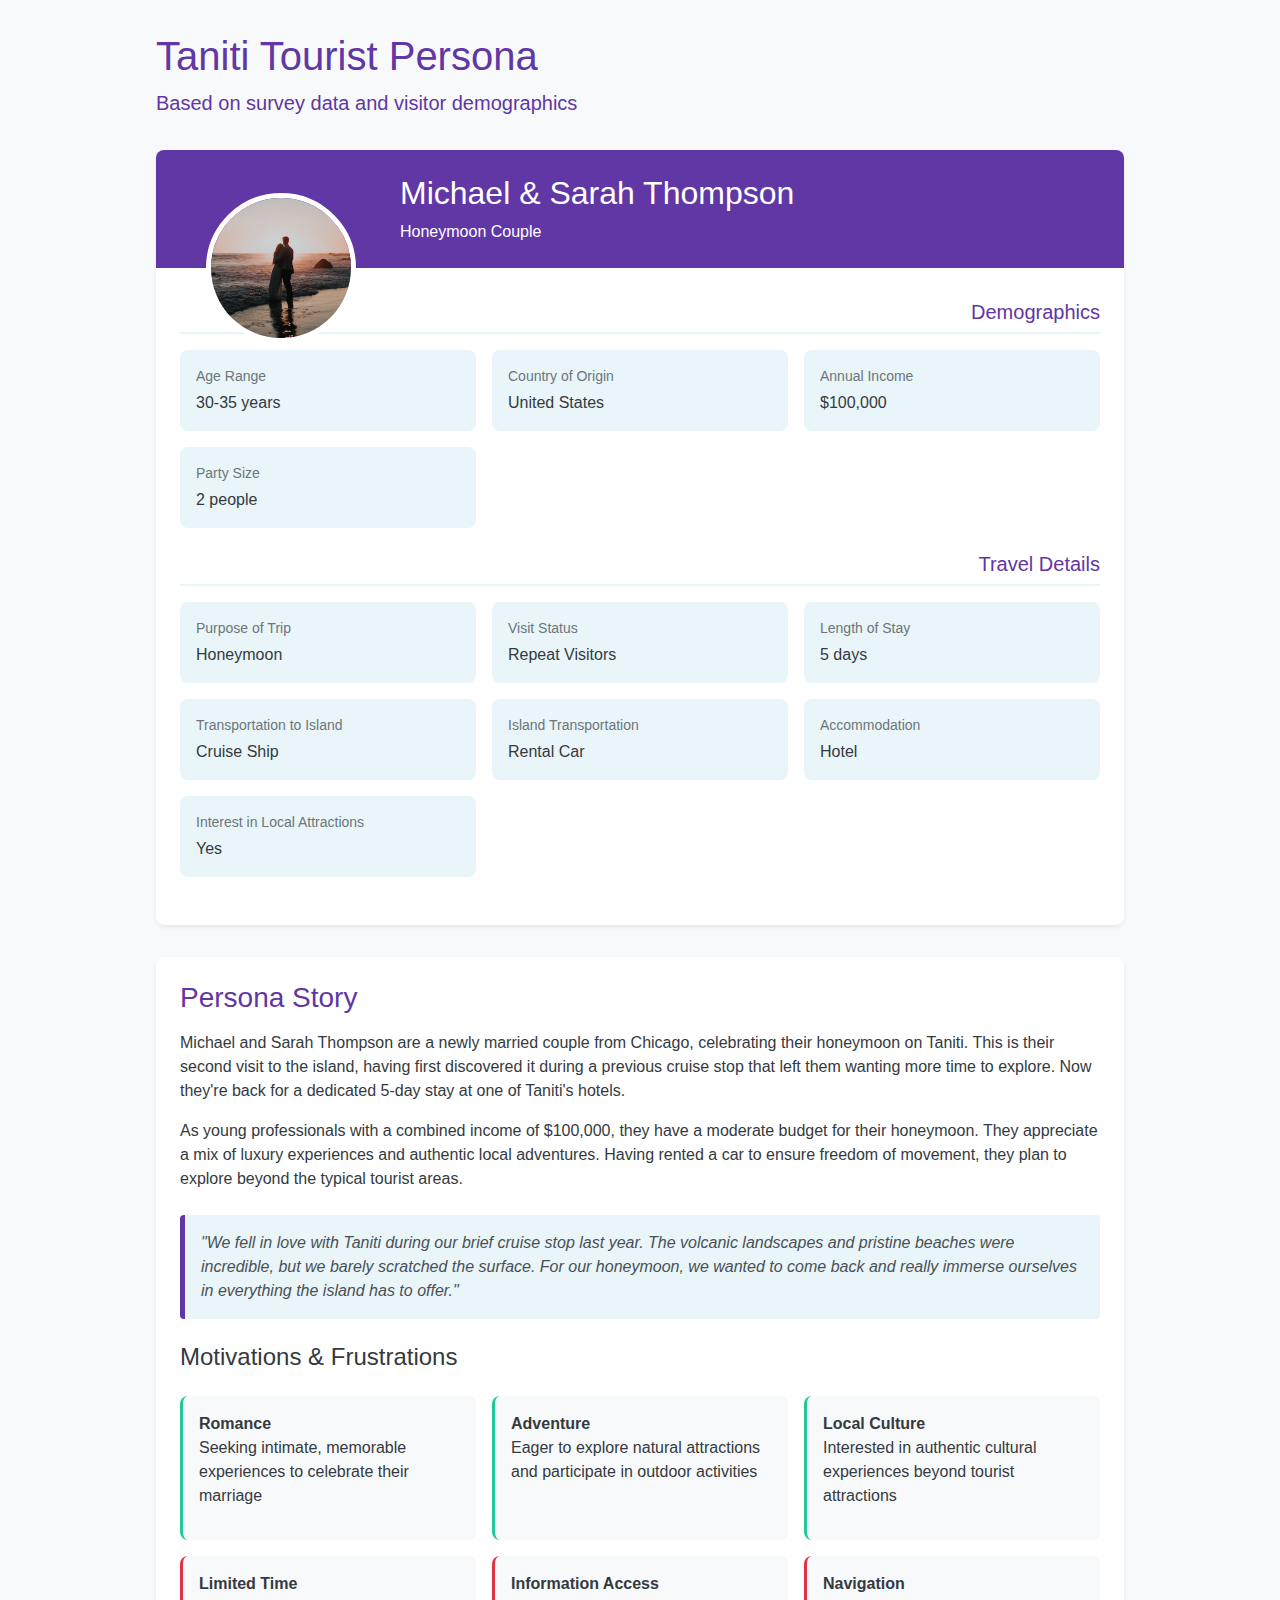
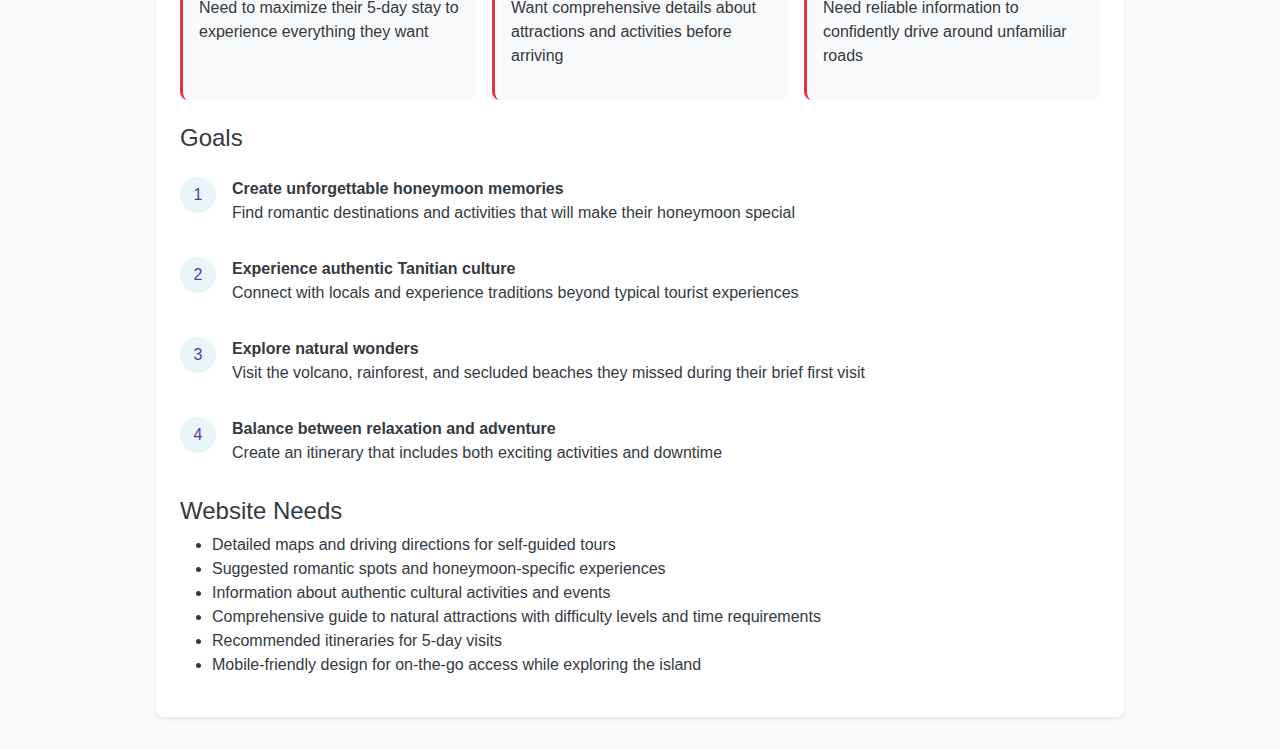
<file: site/persona.html>
<!DOCTYPE html>
<html lang="en">
  <head>
    <meta charset="UTF-8">
    <meta name="viewport" content="width=device-width, initial-scale=1.0">
    <title>Taniti Tourist Persona</title>
    <link href="css/bootstrap.min.css" rel="stylesheet">
    <link href="css/persona.css" rel="stylesheet">
  </head>
  <body>
    <div class="persona-container">
      <div class="persona-header">
        <h1>Taniti Tourist Persona</h1>
        <p class="lead">Based on survey data and visitor demographics</p>
      </div>

      <div class="profile-card">
        <div class="profile-header">
          <img src="img/persona.png" alt="Persona" class="profile-img">
          <div class="profile-name">
            <h2>Michael & Sarah Thompson</h2>
            <p class="mb-0">Honeymoon Couple</p>
          </div>
        </div>

        <div class="profile-content">
          <div class="info-section">
            <h3 class="text-end">Demographics</h3>
            <div class="info-grid">
              <div class="info-item">
                <div class="info-item-label">Age Range</div>
                <div class="info-item-value">30-35 years</div>
              </div>
              <div class="info-item">
                <div class="info-item-label">Country of Origin</div>
                <div class="info-item-value">United States</div>
              </div>
              <div class="info-item">
                <div class="info-item-label">Annual Income</div>
                <div class="info-item-value">$100,000</div>
              </div>
              <div class="info-item">
                <div class="info-item-label">Party Size</div>
                <div class="info-item-value">2 people</div>
              </div>
            </div>
          </div>

          <div class="info-section">
            <h3 class="text-end">Travel Details</h3>
            <div class="info-grid">
              <div class="info-item">
                <div class="info-item-label">Purpose of Trip</div>
                <div class="info-item-value">Honeymoon</div>
              </div>
              <div class="info-item">
                <div class="info-item-label">Visit Status</div>
                <div class="info-item-value">Repeat Visitors</div>
              </div>
              <div class="info-item">
                <div class="info-item-label">Length of Stay</div>
                <div class="info-item-value">5 days</div>
              </div>
              <div class="info-item">
                <div class="info-item-label">Transportation to Island</div>
                <div class="info-item-value">Cruise Ship</div>
              </div>
              <div class="info-item">
                <div class="info-item-label">Island Transportation</div>
                <div class="info-item-value">Rental Car</div>
              </div>
              <div class="info-item">
                <div class="info-item-label">Accommodation</div>
                <div class="info-item-value">Hotel</div>
              </div>
              <div class="info-item">
                <div class="info-item-label">Interest in Local Attractions</div>
                <div class="info-item-value">Yes</div>
              </div>
            </div>
          </div>
        </div>
      </div>

      <div class="persona-story">
        <h3>Persona Story</h3>
        <p>Michael and Sarah Thompson are a newly married couple from Chicago, celebrating their honeymoon on Taniti.
          This is their second visit to the island, having first discovered it during a previous cruise stop that left
          them wanting more time to explore. Now they're back for a dedicated 5-day stay at one of Taniti's hotels.</p>

        <p>As young professionals with a combined income of $100,000, they have a moderate budget for their honeymoon.
          They appreciate a mix of luxury experiences and authentic local adventures. Having rented a car to ensure
          freedom of movement, they plan to explore beyond the typical tourist areas.</p>

        <div class="quote">
          "We fell in love with Taniti during our brief cruise stop last year. The volcanic landscapes and pristine beaches were incredible, but we barely scratched the surface. For our honeymoon, we wanted to come back and really immerse ourselves in everything the island has to offer."
        </div>

        <h4>Motivations & Frustrations</h4>
        <div class="motivations">
          <div class="motivation-item">
            <strong>Romance</strong>
            <p>Seeking intimate, memorable experiences to celebrate their marriage</p>
          </div>
          <div class="motivation-item">
            <strong>Adventure</strong>
            <p>Eager to explore natural attractions and participate in outdoor activities</p>
          </div>
          <div class="motivation-item">
            <strong>Local Culture</strong>
            <p>Interested in authentic cultural experiences beyond tourist attractions</p>
          </div>
          <div class="frustration-item">
            <strong>Limited Time</strong>
            <p>Need to maximize their 5-day stay to experience everything they want</p>
          </div>
          <div class="frustration-item">
            <strong>Information Access</strong>
            <p>Want comprehensive details about attractions and activities before arriving</p>
          </div>
          <div class="frustration-item">
            <strong>Navigation</strong>
            <p>Need reliable information to confidently drive around unfamiliar roads</p>
          </div>
        </div>

        <h4 class="mt-4">Goals</h4>
        <div class="goals">
          <div class="goal-item">
            <div class="goal-icon">1</div>
            <div>
              <strong>Create unforgettable honeymoon memories</strong>
              <p>Find romantic destinations and activities that will make their honeymoon special</p>
            </div>
          </div>
          <div class="goal-item">
            <div class="goal-icon">2</div>
            <div>
              <strong>Experience authentic Tanitian culture</strong>
              <p>Connect with locals and experience traditions beyond typical tourist experiences</p>
            </div>
          </div>
          <div class="goal-item">
            <div class="goal-icon">3</div>
            <div>
              <strong>Explore natural wonders</strong>
              <p>Visit the volcano, rainforest, and secluded beaches they missed during their brief first visit</p>
            </div>
          </div>
          <div class="goal-item">
            <div class="goal-icon">4</div>
            <div>
              <strong>Balance between relaxation and adventure</strong>
              <p>Create an itinerary that includes both exciting activities and downtime</p>
            </div>
          </div>
        </div>

        <h4>Website Needs</h4>
        <ul>
          <li>Detailed maps and driving directions for self-guided tours</li>
          <li>Suggested romantic spots and honeymoon-specific experiences</li>
          <li>Information about authentic cultural activities and events</li>
          <li>Comprehensive guide to natural attractions with difficulty levels and time requirements</li>
          <li>Recommended itineraries for 5-day visits</li>
          <li>Mobile-friendly design for on-the-go access while exploring the island</li>
        </ul>
      </div>
    </div>

    <script src="js/bootstrap.bundle.min.js"></script>
  </body>
</html>
</file>
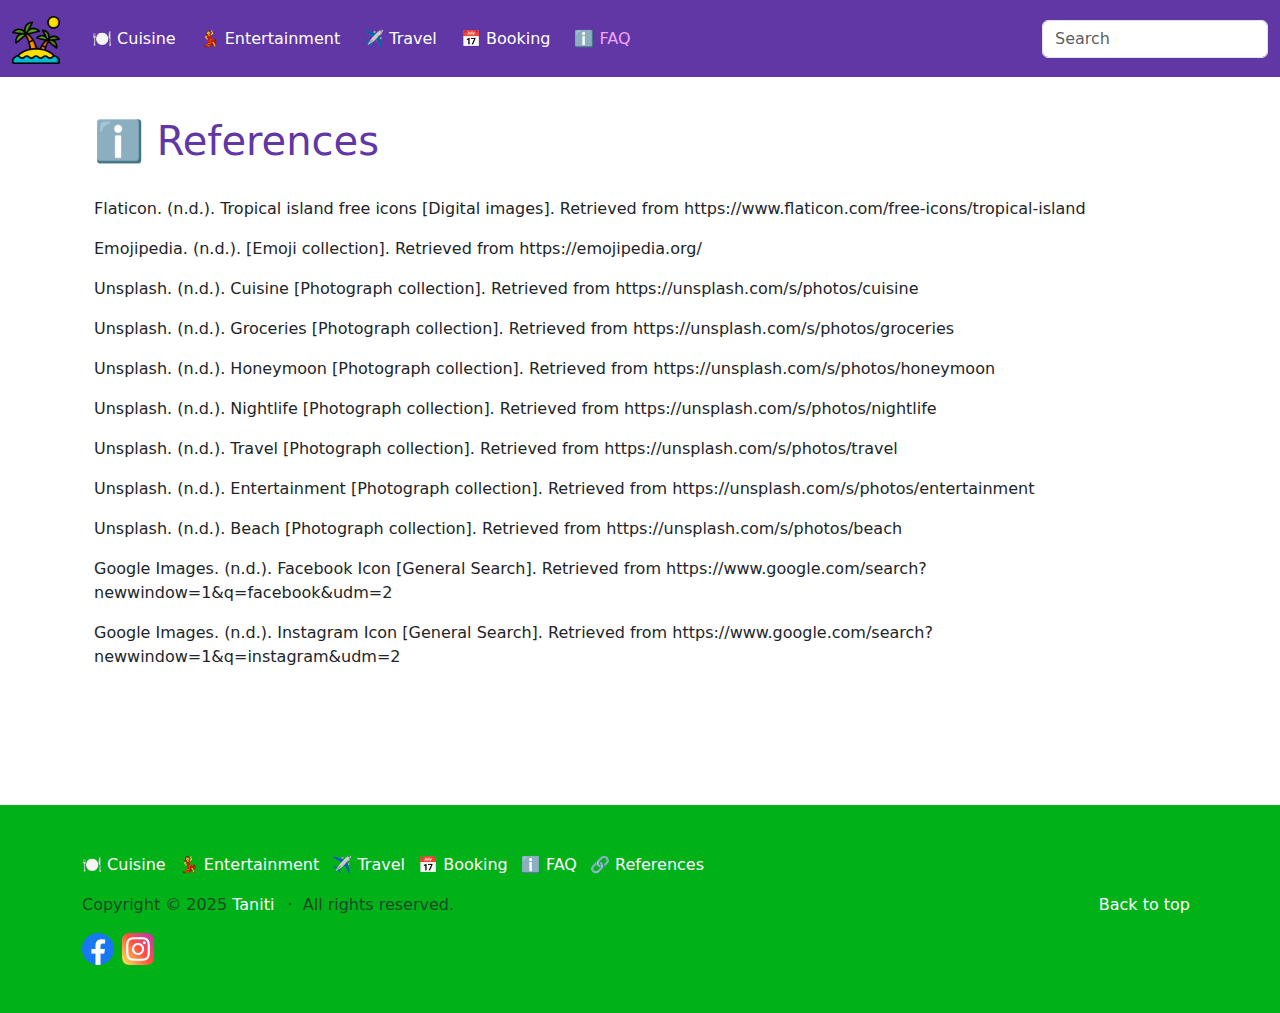
<file: site/references.html>
<!doctype html>
<html lang="en">
  <head>
    <meta charset="utf-8">
    <meta name="viewport" content="width=device-width, initial-scale=1">
    <title>Taniti : References</title>
    <link rel="icon" type="image/x-icon" href="/favicon.ico">
    <link href="css/bootstrap.min.css" rel="stylesheet">
    <link href="css/styles.css" rel="stylesheet">
  </head>
  <body>
    <header>
      <nav class="navbar navbar-expand-lg" aria-label="Navbar">
        <div class="container-fluid">
          <a class="navbar-brand" href="index.html">
            <img src="img/logo.png" alt="Taniti" title="Taniti" height="48"
              class="d-inline-block align-text-top">
          </a>
          <button class="navbar-toggler" type="button" data-bs-toggle="collapse" data-bs-target="#navbars"
            aria-controls="navbars" aria-expanded="false" aria-label="Toggle navigation">
            <span class="navbar-toggler-icon"></span>
          </button>
          <div class="collapse navbar-collapse" id="navbars">
            <ul class="navbar-nav me-auto mb-2 mb-sm-0">
              <li class="nav-item ms-2"><a class="nav-link" href="cuisine.html"><span>🍽️</span> Cuisine</a></li>
              <li class="nav-item ms-2"><a class="nav-link" href="entertainment.html"><span>💃</span>
                  Entertainment</a></li>
              <li class="nav-item ms-2"><a class="nav-link" href="travel.html"><span>✈️</span> Travel</a></li>
              <li class="nav-item ms-2"><a class="nav-link" href="booking.html"><span>📅</span> Booking</a></li>
              <li class="nav-item ms-2"><a class="nav-link active" href="faq.html"><span>ℹ️</span> FAQ</a></li>
            </ul>
            <form>
              <input class="form-control" type="text" placeholder="Search" aria-label="Search">
            </form>
          </div>
        </div>
      </nav>
    </header>

    <main>
      <section class="py-3 container">
        <div class="row py-4">
          <div class="col-12">

            <div class="container mb-5">
              <div class="row">
                <h1><span>ℹ️</span> References</h1>

                <p class="mt-4">Flaticon. (n.d.). Tropical island free icons [Digital images]. Retrieved from
                  https://www.flaticon.com/free-icons/tropical-island</p>

                <p>Emojipedia. (n.d.). [Emoji collection]. Retrieved from https://emojipedia.org/</p>

                <p>Unsplash. (n.d.). Cuisine [Photograph collection]. Retrieved from
                  https://unsplash.com/s/photos/cuisine</p>

                <p>Unsplash. (n.d.). Groceries [Photograph collection]. Retrieved from
                  https://unsplash.com/s/photos/groceries</p>

                <p>Unsplash. (n.d.). Honeymoon [Photograph collection]. Retrieved from
                  https://unsplash.com/s/photos/honeymoon</p>

                <p>Unsplash. (n.d.). Nightlife [Photograph collection]. Retrieved from
                  https://unsplash.com/s/photos/nightlife</p>

                <p>Unsplash. (n.d.). Travel [Photograph collection]. Retrieved from
                  https://unsplash.com/s/photos/travel</p>

                <p>Unsplash. (n.d.). Entertainment [Photograph collection]. Retrieved from
                  https://unsplash.com/s/photos/entertainment</p>

                <p>Unsplash. (n.d.). Beach [Photograph collection]. Retrieved from
                  https://unsplash.com/s/photos/beach</p>

                <p>Google Images. (n.d.). Facebook Icon [General Search]. Retrieved from
                  https://www.google.com/search?newwindow=1&q=facebook&udm=2</p>

                <p>Google Images. (n.d.). Instagram Icon [General Search]. Retrieved from
                  https://www.google.com/search?newwindow=1&q=instagram&udm=2</p>

              </div>
            </div>
          </div>
        </section>
      </main>

      <footer class="text-muted py-5">
        <div class="container">
          <div class="footer-links mb-3">
            <a href="cuisine.html"><span>🍽️</span> Cuisine</a>
            <a href="entertainment.html"><span>💃</span> Entertainment</a>
            <a href="travel.html"><span>✈️</span> Travel</a>
            <a href="booking.html"><span>📅</span> Booking</a>
            <a href="faq.html"><span>ℹ️</span> FAQ</a>
            <a href="references.html"><span>🔗</span> References</a>
          </div>
          <p class="footer-links float-end mb-1">
            <a href="#">Back to top</a>
          </p>
          <p class="footer-links mb-1">Copyright &copy; 2025 <a href="/">Taniti</a> &middot; &nbsp;All rights
            reserved.</p>
          <div class="social-icons">
            <a href="#"><img class="social-icon" src="img/facebook.png" alt="Facebook" title="Facebook"></a>
            <a href="#"><img class="social-icon" src="img/instagram.png" alt="Instagram" title="Instagram"></a>
          </div>
        </div>
      </footer>
      <script src="js/bootstrap.bundle.min.js"></script>
    </body>
  </html>
</file>
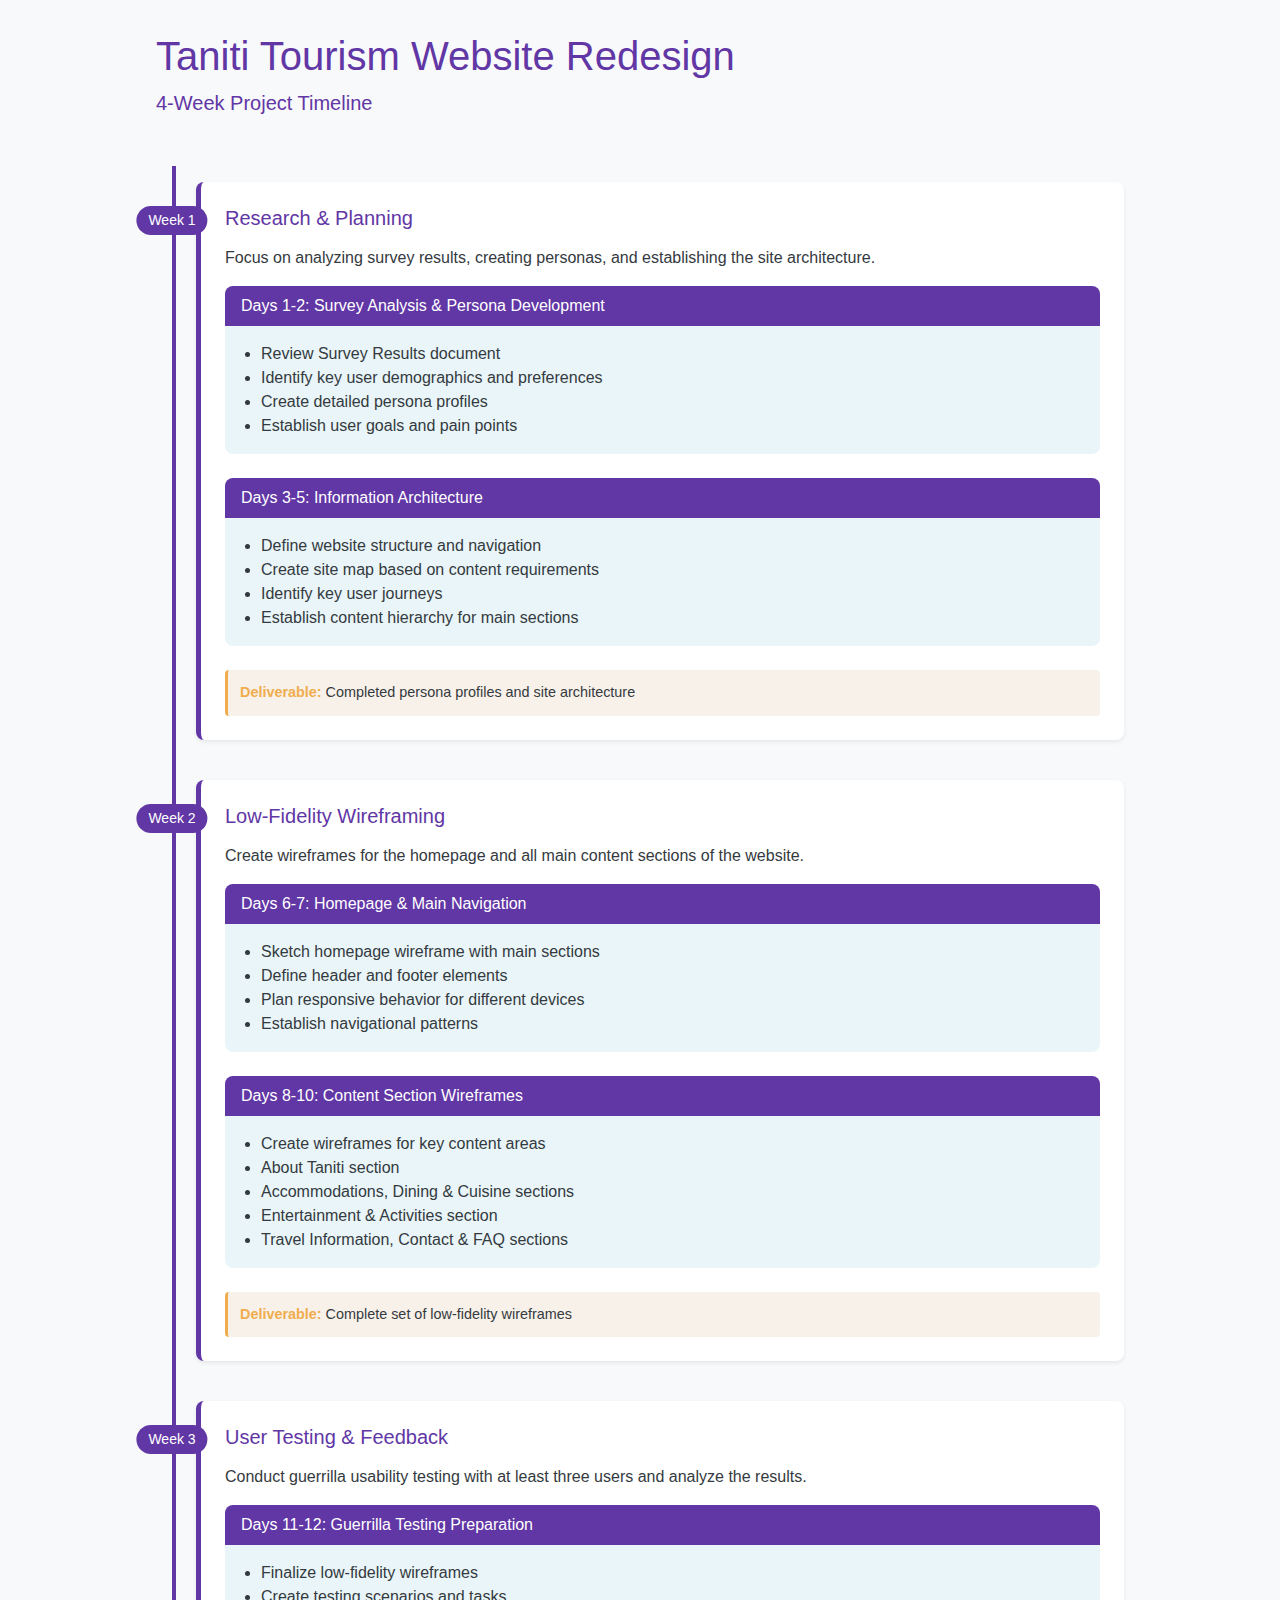
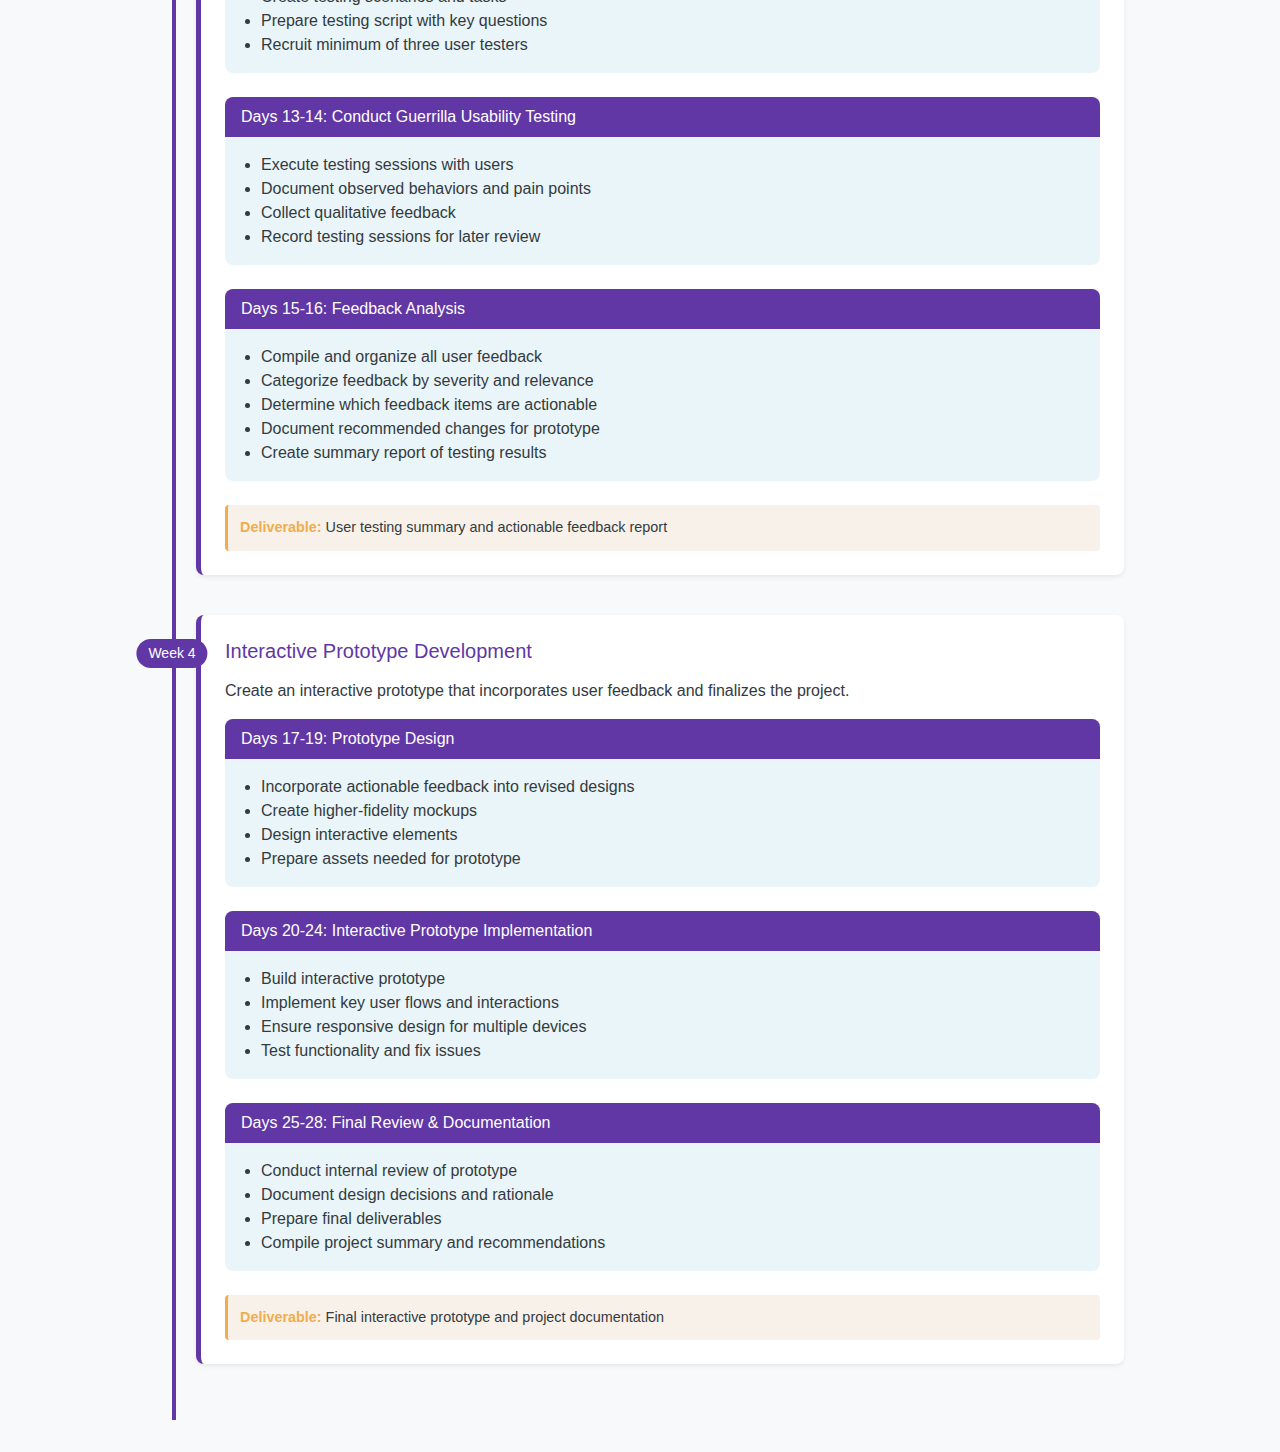
<file: site/timeline.html>
<!DOCTYPE html>
<html lang="en">
  <head>
    <meta charset="UTF-8">
    <meta name="viewport" content="width=device-width, initial-scale=1.0">
    <title>Taniti Website Redesign Timeline</title>
    <link href="css/bootstrap.min.css" rel="stylesheet">
    <link href="css/timeline.css" rel="stylesheet">
  </head>
  <body>
    <div class="timeline-container">
      <div class="timeline-header">
        <h1>Taniti Tourism Website Redesign</h1>
        <p class="lead">4-Week Project Timeline</p>
      </div>

      <div class="timeline">
        <div class="timeline-line"></div>

        <!-- Week 1 -->
        <div class="timeline-item">
          <div class="week-label">Week 1</div>
          <div class="timeline-content">
            <h3>Research & Planning</h3>
            <p>Focus on analyzing survey results, creating personas, and establishing the site architecture.</p>

            <div class="days-container">
              <div class="day-item">
                <div class="day-header">Days 1-2: Survey Analysis & Persona Development</div>
                <div class="day-content">
                  <ul>
                    <li>Review Survey Results document</li>
                    <li>Identify key user demographics and preferences</li>
                    <li>Create detailed persona profiles</li>
                    <li>Establish user goals and pain points</li>
                  </ul>
                </div>
              </div>

              <div class="day-item">
                <div class="day-header">Days 3-5: Information Architecture</div>
                <div class="day-content">
                  <ul>
                    <li>Define website structure and navigation</li>
                    <li>Create site map based on content requirements</li>
                    <li>Identify key user journeys</li>
                    <li>Establish content hierarchy for main sections</li>
                  </ul>
                </div>
              </div>
            </div>

            <div class="deliverable">
              <strong>Deliverable:</strong> Completed persona profiles and site architecture
            </div>
          </div>
        </div>

        <!-- Week 2 -->
        <div class="timeline-item">
          <div class="week-label">Week 2</div>
          <div class="timeline-content">
            <h3>Low-Fidelity Wireframing</h3>
            <p>Create wireframes for the homepage and all main content sections of the website.</p>

            <div class="days-container">
              <div class="day-item">
                <div class="day-header">Days 6-7: Homepage & Main Navigation</div>
                <div class="day-content">
                  <ul>
                    <li>Sketch homepage wireframe with main sections</li>
                    <li>Define header and footer elements</li>
                    <li>Plan responsive behavior for different devices</li>
                    <li>Establish navigational patterns</li>
                  </ul>
                </div>
              </div>

              <div class="day-item">
                <div class="day-header">Days 8-10: Content Section Wireframes</div>
                <div class="day-content">
                  <ul>
                    <li>Create wireframes for key content areas</li>
                    <li>About Taniti section</li>
                    <li>Accommodations, Dining & Cuisine sections</li>
                    <li>Entertainment & Activities section</li>
                    <li>Travel Information, Contact & FAQ sections</li>
                  </ul>
                </div>
              </div>
            </div>

            <div class="deliverable">
              <strong>Deliverable:</strong> Complete set of low-fidelity wireframes
            </div>
          </div>
        </div>

        <!-- Week 3 -->
        <div class="timeline-item">
          <div class="week-label">Week 3</div>
          <div class="timeline-content">
            <h3>User Testing & Feedback</h3>
            <p>Conduct guerrilla usability testing with at least three users and analyze the results.</p>

            <div class="days-container">
              <div class="day-item">
                <div class="day-header">Days 11-12: Guerrilla Testing Preparation</div>
                <div class="day-content">
                  <ul>
                    <li>Finalize low-fidelity wireframes</li>
                    <li>Create testing scenarios and tasks</li>
                    <li>Prepare testing script with key questions</li>
                    <li>Recruit minimum of three user testers</li>
                  </ul>
                </div>
              </div>

              <div class="day-item">
                <div class="day-header">Days 13-14: Conduct Guerrilla Usability Testing</div>
                <div class="day-content">
                  <ul>
                    <li>Execute testing sessions with users</li>
                    <li>Document observed behaviors and pain points</li>
                    <li>Collect qualitative feedback</li>
                    <li>Record testing sessions for later review</li>
                  </ul>
                </div>
              </div>

              <div class="day-item">
                <div class="day-header">Days 15-16: Feedback Analysis</div>
                <div class="day-content">
                  <ul>
                    <li>Compile and organize all user feedback</li>
                    <li>Categorize feedback by severity and relevance</li>
                    <li>Determine which feedback items are actionable</li>
                    <li>Document recommended changes for prototype</li>
                    <li>Create summary report of testing results</li>
                  </ul>
                </div>
              </div>
            </div>

            <div class="deliverable">
              <strong>Deliverable:</strong> User testing summary and actionable feedback report
            </div>
          </div>
        </div>

        <!-- Week 4 -->
        <div class="timeline-item">
          <div class="week-label">Week 4</div>
          <div class="timeline-content">
            <h3>Interactive Prototype Development</h3>
            <p>Create an interactive prototype that incorporates user feedback and finalizes the project.</p>

            <div class="days-container">
              <div class="day-item">
                <div class="day-header">Days 17-19: Prototype Design</div>
                <div class="day-content">
                  <ul>
                    <li>Incorporate actionable feedback into revised designs</li>
                    <li>Create higher-fidelity mockups</li>
                    <li>Design interactive elements</li>
                    <li>Prepare assets needed for prototype</li>
                  </ul>
                </div>
              </div>

              <div class="day-item">
                <div class="day-header">Days 20-24: Interactive Prototype Implementation</div>
                <div class="day-content">
                  <ul>
                    <li>Build interactive prototype</li>
                    <li>Implement key user flows and interactions</li>
                    <li>Ensure responsive design for multiple devices</li>
                    <li>Test functionality and fix issues</li>
                  </ul>
                </div>
              </div>

              <div class="day-item">
                <div class="day-header">Days 25-28: Final Review & Documentation</div>
                <div class="day-content">
                  <ul>
                    <li>Conduct internal review of prototype</li>
                    <li>Document design decisions and rationale</li>
                    <li>Prepare final deliverables</li>
                    <li>Compile project summary and recommendations</li>
                  </ul>
                </div>
              </div>
            </div>

            <div class="deliverable">
              <strong>Deliverable:</strong> Final interactive prototype and project documentation
            </div>
          </div>
        </div>
      </div>
    </div>
    <script src="js/bootstrap.bundle.min.js"></script>
  </body>
</html>
</file>
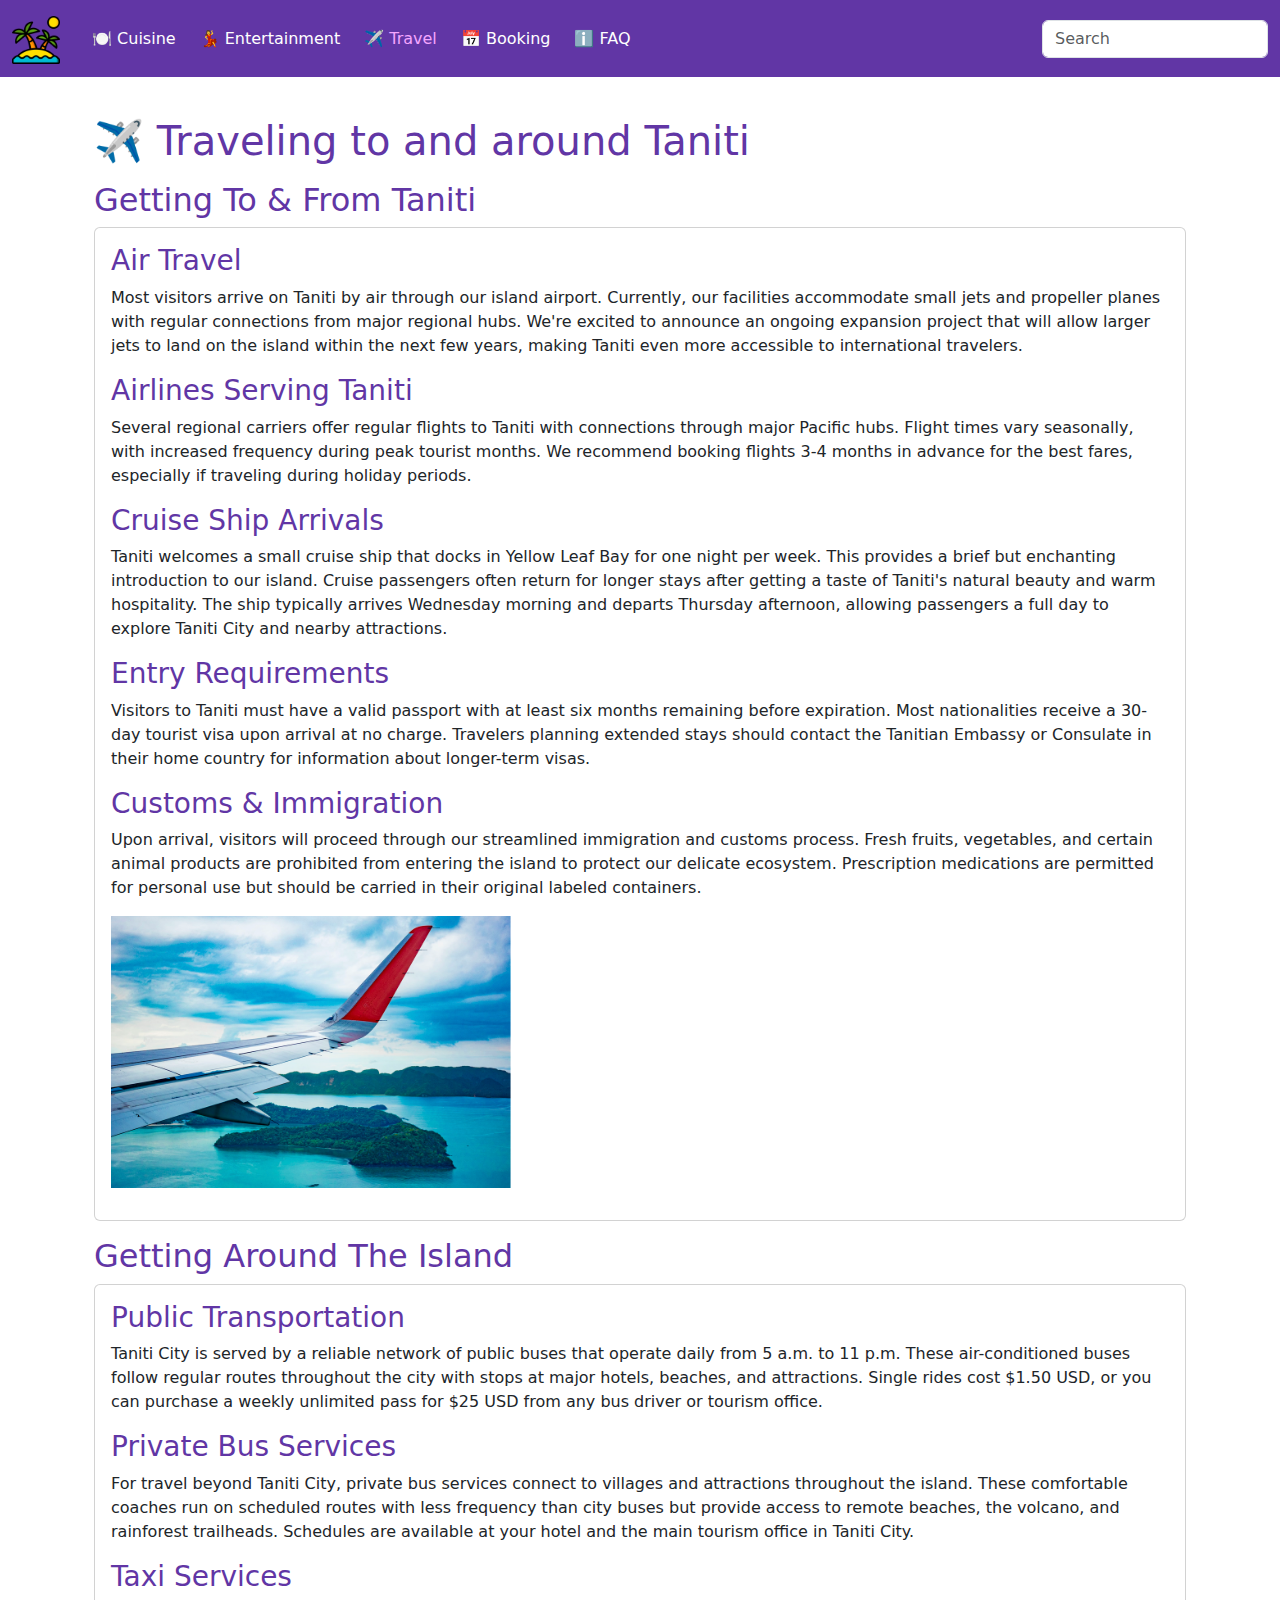
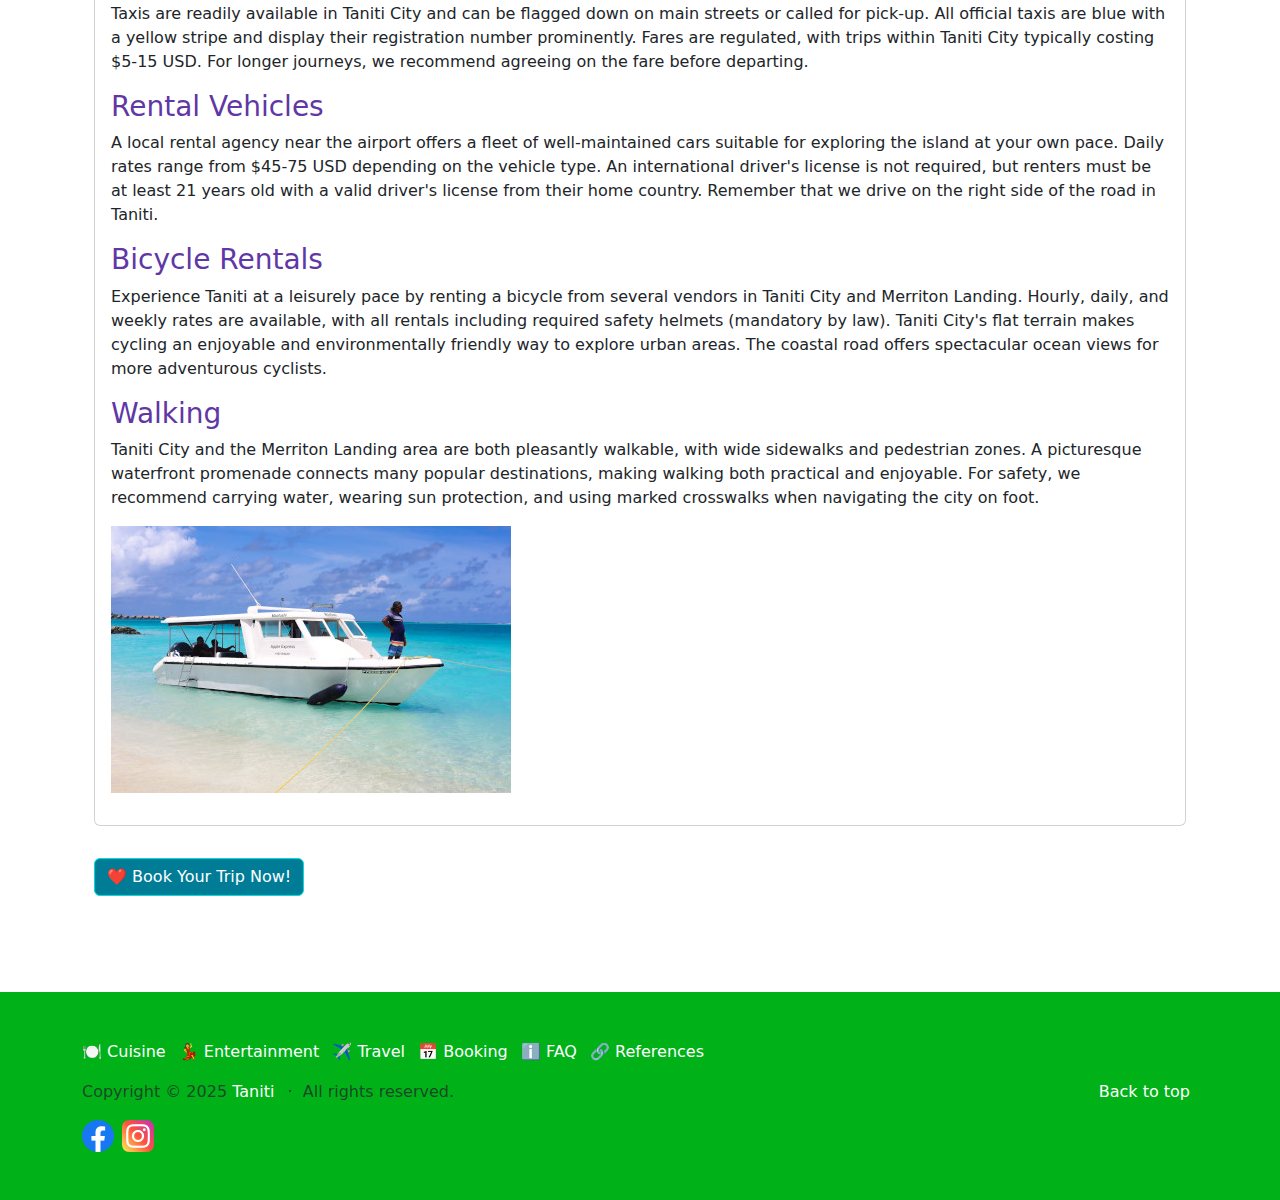
<file: site/travel.html>
<!doctype html>
<html lang="en">
  <head>
    <meta charset="utf-8">
    <meta name="viewport" content="width=device-width, initial-scale=1">
    <title>Taniti : Travel</title>
    <link rel="icon" type="image/x-icon" href="/favicon.ico">
    <link href="css/bootstrap.min.css" rel="stylesheet">
    <link href="css/styles.css" rel="stylesheet">
  </head>
  <body>
    <header>
      <nav class="navbar navbar-expand-lg" aria-label="Navbar">
        <div class="container-fluid">
          <a class="navbar-brand" href="index.html">
            <img src="img/logo.png" alt="Taniti" title="Taniti" height="48"
              class="d-inline-block align-text-top">
          </a>
          <button class="navbar-toggler" type="button" data-bs-toggle="collapse" data-bs-target="#navbars"
            aria-controls="navbars" aria-expanded="false" aria-label="Toggle navigation">
            <span class="navbar-toggler-icon"></span>
          </button>
          <div class="collapse navbar-collapse" id="navbars">
            <ul class="navbar-nav me-auto mb-2 mb-sm-0">
              <li class="nav-item ms-2"><a class="nav-link" href="cuisine.html"><span>🍽️</span> Cuisine</a></li>
              <li class="nav-item ms-2"><a class="nav-link" href="entertainment.html"><span>💃</span>
                  Entertainment</a></li>
              <li class="nav-item ms-2"><a class="nav-link active" href="travel.html"><span>✈️</span> Travel</a></li>
              <li class="nav-item ms-2"><a class="nav-link" href="booking.html"><span>📅</span> Booking</a></li>
              <li class="nav-item ms-2"><a class="nav-link" href="faq.html"><span>ℹ️</span> FAQ</a></li>
            </ul>
            <form>
              <input class="form-control" type="text" placeholder="Search" aria-label="Search">
            </form>
          </div>
        </div>
      </nav>
    </header>

    <main>
      <section class="py-3 container">
        <div class="row py-4">
          <div class="col-12">

            <div>
              <div class="container">
                <h1><span>✈️</span> Traveling to and around Taniti</h1>

                <h2 class="mt-3">Getting To & From Taniti</h2>

                <div class="card">
                  <div class="card-body">

                    <h3>Air Travel</h3>

                    <p>Most visitors arrive on Taniti by air through our island airport. Currently, our facilities
                      accommodate small jets and propeller planes with regular connections from major regional hubs.
                      We're
                      excited to announce an ongoing expansion project that will allow larger jets to land on the island
                      within the next few years, making Taniti even more accessible to international travelers.</p>

                    <h3>Airlines Serving Taniti</h3>

                    <p>Several regional carriers offer regular flights to Taniti with connections through major Pacific
                      hubs. Flight times vary seasonally, with increased frequency during peak tourist months. We
                      recommend booking flights 3-4 months in advance for the best fares, especially if traveling during
                      holiday periods.</p>

                    <h3>Cruise Ship Arrivals</h3>

                    <p>Taniti welcomes a small cruise ship that docks in Yellow Leaf Bay for one night per week. This
                      provides a brief but enchanting introduction to our island. Cruise passengers often return for
                      longer stays after getting a taste of Taniti's natural beauty and warm hospitality. The ship
                      typically arrives Wednesday morning and departs Thursday afternoon, allowing passengers a full day
                      to explore Taniti City and nearby attractions.</p>

                    <h3>Entry Requirements</h3>

                    <p>Visitors to Taniti must have a valid passport with at least six months remaining before
                      expiration.
                      Most nationalities receive a 30-day tourist visa upon arrival at no charge. Travelers planning
                      extended stays should contact the Tanitian Embassy or Consulate in their home country for
                      information about longer-term visas.</p>

                    <h3>Customs & Immigration</h3>

                    <p>Upon arrival, visitors will proceed through our streamlined immigration and customs process.
                      Fresh
                      fruits, vegetables, and certain animal products are prohibited from entering the island to protect
                      our delicate ecosystem. Prescription medications are permitted for personal use but should be
                      carried in their original labeled containers.</p>

                    <p><img src="img/travel2.png" alt="International Travel" title="International Travel"
                        class="img-fluid"
                        width="400"></p>
                  </div>
                </div>

                <h2 class="mt-3">Getting Around The Island</h2>

                <div class="card">
                  <div class="card-body">
                    <h3>Public Transportation</h3>

                    <p>Taniti City is served by a reliable network of public buses that operate daily from 5 a.m. to
                      11
                      p.m. These air-conditioned buses follow regular routes throughout the city with stops at major
                      hotels, beaches, and attractions. Single rides cost $1.50 USD, or you can purchase a weekly
                      unlimited pass for $25 USD from any bus driver or tourism office.</p>

                    <h3>Private Bus Services</h3>

                    <p>For travel beyond Taniti City, private bus services connect to villages and attractions
                      throughout
                      the island. These comfortable coaches run on scheduled routes with less frequency than city
                      buses
                      but provide access to remote beaches, the volcano, and rainforest trailheads. Schedules are
                      available at your hotel and the main tourism office in Taniti City.</p>

                    <h3>Taxi Services</h3>

                    <p>Taxis are readily available in Taniti City and can be flagged down on main streets or called
                      for
                      pick-up. All official taxis are blue with a yellow stripe and display their registration
                      number
                      prominently. Fares are regulated, with trips within Taniti City typically costing $5-15 USD.
                      For
                      longer journeys, we recommend agreeing on the fare before departing.</p>

                    <h3>Rental Vehicles</h3>

                    <p>A local rental agency near the airport offers a fleet of well-maintained cars suitable for
                      exploring the island at your own pace. Daily rates range from $45-75 USD depending on the
                      vehicle
                      type. An international driver's license is not required, but renters must be at least 21 years
                      old
                      with a valid driver's license from their home country. Remember that we drive on the right
                      side of
                      the road in Taniti.</p>

                    <h3>Bicycle Rentals</h3>

                    <p>Experience Taniti at a leisurely pace by renting a bicycle from several vendors in Taniti
                      City
                      and
                      Merriton Landing. Hourly, daily, and weekly rates are available, with all rentals including
                      required
                      safety helmets (mandatory by law). Taniti City's flat terrain makes cycling an enjoyable and
                      environmentally friendly way to explore urban areas. The coastal road offers spectacular ocean
                      views
                      for more adventurous cyclists.</p>

                    <h3>Walking</h3>

                    <p>Taniti City and the Merriton Landing area are both pleasantly walkable, with wide sidewalks
                      and
                      pedestrian zones. A picturesque waterfront promenade connects many popular destinations,
                      making
                      walking both practical and enjoyable. For safety, we recommend carrying water, wearing sun
                      protection, and using marked crosswalks when navigating the city on foot.</p>

                    <p><img src="img/travel3.jpg" alt="Island Travel" title="Island Travel"
                        class="img-fluid"
                        width="400"></p>

                  </div>
                </div>

                <p class="mt-4"><a href="booking.html" class="btn btn-primary my-2"><span>❤️</span> Book Your Trip
                    Now!</a></p>

              </div>
            </div>
          </div>
        </div>
      </section>
    </main>

    <footer class="text-muted py-5">
      <div class="container">
        <div class="footer-links mb-3">
          <a href="cuisine.html"><span>🍽️</span> Cuisine</a>
          <a href="entertainment.html"><span>💃</span> Entertainment</a>
          <a href="travel.html"><span>✈️</span> Travel</a>
          <a href="booking.html"><span>📅</span> Booking</a>
          <a href="faq.html"><span>ℹ️</span> FAQ</a>
          <a href="references.html"><span>🔗</span> References</a>
        </div>
        <p class="footer-links float-end mb-1">
          <a href="#">Back to top</a>
        </p>
        <p class="footer-links mb-1">Copyright &copy; 2025 <a href="/">Taniti</a> &middot; &nbsp;All rights
          reserved.</p>
        <div class="social-icons">
          <a href="#"><img class="social-icon" src="img/facebook.png" alt="Facebook" title="Facebook"></a>
          <a href="#"><img class="social-icon" src="img/instagram.png" alt="Instagram" title="Instagram"></a>
        </div>
      </div>
    </footer>
    <script src="js/bootstrap.bundle.min.js"></script>
  </body>
</html>
</file>
<file: site/css/styles.css>
.bd-placeholder-img {
  font-size: 1.125rem;
  text-anchor: middle;
  -webkit-user-select: none;
  -moz-user-select: none;
  user-select: none;
}

@media (min-width: 768px) {
  .bd-placeholder-img-lg {
    font-size: 3.5rem;
  }
}

.accordion-button:not(.collapsed) {
  background-color: #e7f1ff;
  color: #0c63e4;
}

.faq-header {
  background: linear-gradient(135deg, #6a11cb 0%, #2575fc 100%);
  color: white;
  padding: 2rem 0;
  margin-bottom: 2rem;
}

.faq-icon {
  font-size: 1.5rem;
  margin-right: 0.5rem;
  color: #0d6efd;
}

footer {
  background-color: #00b118;
  padding: 2rem 0;
  margin-top: 2rem;
}

.footer-links a {
  color: #fff;
  text-decoration: none;
  margin-right: 0.5rem;
}

.footer-links a:hover {
  color: #b4ffbd;
  text-decoration: underline;
}

a {
  color: #6200ff;
}

a:hover {
  color: #c411ff;
}

h1,
h2,
h3,
h4,
h5,
h6 {
  color: #6136a5;
}

.navbar {
  background-color: #6136a5;
}

.navbar a {
  color: #fff;
}

.navbar a:hover {
  color: #e731ff;
}

.navbar-nav .nav-link.active {
  color: #f4a6fe;
}

.navbar-nav .nav-link.show {
  color: white;
}

.navbar-toggler {
  border: 2px solid #6699cc;
}

.btn-primary {
  color: #fff;
  background-color: #007c97;
  border-color: #00dddd;
}

.btn-primary:hover {
  color: #00ffff;
  background-color: #005b6c;
  border-color: #00ffff;
}

.album {
  background-color: #c8c8c8;
}

.accordion-button:not(.collapsed) {
  background-color: #6699cc;
  color: #eee;
}

.accordion-button.collapsed {
  background-color: #6136a5;
  color: #eee;
}

.social-icons {
  margin-top: 1rem;
}

img.social-icon {
  width: 32px;
  margin-right: 0.2rem;
}
</file>
<file: site/css/persona.css>
body {
  font-family: sans-serif;
  background-color: #f8f9fa;
  color: #343a40;
}

.persona-container {
  max-width: 1000px;
  margin: 0 auto;
  padding: 2rem 1rem;
}

.persona-header {
  margin-bottom: 2rem;
  color: #6136a5;
}

.profile-card {
  background-color: white;
  border-radius: 0.5rem;
  box-shadow: 0 0.125rem 0.25rem rgba(0, 0, 0, 0.075);
  overflow: hidden;
  margin-bottom: 2rem;
}

.profile-header {
  background-color: #6136a5;
  color: white;
  padding: 1.5rem;
  position: relative;
}

.profile-img {
  width: 150px;
  height: 150px;
  border: 5px solid white;
  border-radius: 50%;
  object-fit: cover;
  position: absolute;
  bottom: -75px;
  left: 50px;
}

.profile-name {
  margin-left: 220px;
}

.profile-content {
  padding: 2rem 1.5rem 1.5rem;
}

.info-section {
  margin-bottom: 1.5rem;
}

.info-section h3 {
  color: #6136a5;
  font-size: 1.25rem;
  margin-bottom: 1rem;
  padding-bottom: 0.5rem;
  border-bottom: 2px solid #e9f5f8;
}

.info-grid {
  display: grid;
  grid-template-columns: repeat(auto-fill, minmax(220px, 1fr));
  gap: 1rem;
}

.info-item {
  padding: 1rem;
  background-color: #e9f5f8;
  border-radius: 0.5rem;
}

.info-item-label {
  font-size: 0.875rem;
  color: #6c757d;
  margin-bottom: 0.25rem;
}

.info-item-value {
  font-weight: 500;
}

.persona-story {
  background-color: white;
  border-radius: 0.5rem;
  padding: 1.5rem;
  box-shadow: 0 0.125rem 0.25rem rgba(0, 0, 0, 0.075);
}

.persona-story h3 {
  color: #6136a5;
  margin-bottom: 1rem;
}

.quote {
  font-style: italic;
  color: #495057;
  padding: 1rem;
  background-color: #e9f5f8;
  border-left: 5px solid #6136a5;
  border-radius: 0.25rem;
  margin: 1.5rem 0;
}

.motivations {
  display: flex;
  flex-wrap: wrap;
  gap: 1rem;
  margin-top: 1.5rem;
}

.motivation-item {
  flex: 1 1 30%;
  min-width: 220px;
  padding: 1rem;
  background-color: #f8f9fa;
  border-radius: 0.5rem;
  border-left: 3px solid #20c997;
}

.frustration-item {
  flex: 1 1 30%;
  min-width: 220px;
  padding: 1rem;
  background-color: #f8f9fa;
  border-radius: 0.5rem;
  border-left: 3px solid #dc3545;
}

.goals {
  margin-top: 1.5rem;
}

.goal-item {
  display: flex;
  align-items: flex-start;
  margin-bottom: 1rem;
}

.goal-icon {
  display: flex;
  align-items: center;
  justify-content: center;
  width: 36px;
  height: 36px;
  border-radius: 50%;
  background-color: #e9f5f8;
  color: #6136a5;
  margin-right: 1rem;
  flex-shrink: 0;
}
</file>
<file: site/css/timeline.css>
body {
  font-family: sans-serif;
  background-color: #f8f9fa;
  color: #343a40;
}

.timeline-container {
  max-width: 1000px;
  margin: 0 auto;
  padding: 2rem 1rem;
}

.timeline-header {
  margin-bottom: 3rem;
  color: #6136a5;
}

.timeline {
  position: relative;
  padding: 1rem 0;
}

.timeline-line {
  position: absolute;
  width: 4px;
  background-color: #6136a5;
  top: 0;
  bottom: 0;
  left: 1rem;
}

.timeline-item {
  position: relative;
  margin-bottom: 2.5rem;
  padding-left: 2.5rem;
}

.timeline-content {
  position: relative;
  padding: 1.5rem;
  border-radius: 0.5rem;
  background-color: white;
  box-shadow: 0 0.125rem 0.25rem rgba(0, 0, 0, 0.075);
  border-left: 5px solid #6136a5;
}

.timeline-content h3 {
  color: #6136a5;
  margin-bottom: 1rem;
  font-size: 1.25rem;
}

.days-container {
  margin-top: 1rem;
}

.day-item {
  margin-bottom: 1.5rem;
  background-color: #e9f5f8;
  border-radius: 0.5rem;
  overflow: hidden;
}

.day-header {
  background-color: #6136a5;
  color: white;
  padding: 0.5rem 1rem;
  font-weight: 500;
}

.day-content {
  padding: 1rem;
}

.day-content ul {
  padding-left: 1.25rem;
  margin-bottom: 0;
}

.timeline-marker {
  position: absolute;
  width: 20px;
  height: 20px;
  border-radius: 50%;
  background-color: #6136a5;
  left: 1rem;
  top: 1.5rem;
  transform: translateX(-50%);
  z-index: 10;
}

.week-label {
  position: absolute;
  background-color: #6136a5;
  color: white;
  padding: 0.25rem 0.75rem;
  border-radius: 1rem;
  font-size: 0.875rem;
  left: 1rem;
  top: 1.5rem;
  transform: translateX(-50%);
  z-index: 10;
  white-space: nowrap;
}

.deliverable {
  margin-top: 1.5rem;
  padding: 0.75rem;
  background-color: #f8f1e9;
  border-left: 3px solid #f0ad4e;
  border-radius: 0.25rem;
  font-size: 0.9rem;
}

.deliverable strong {
  color: #f0ad4e;
}
</file>
